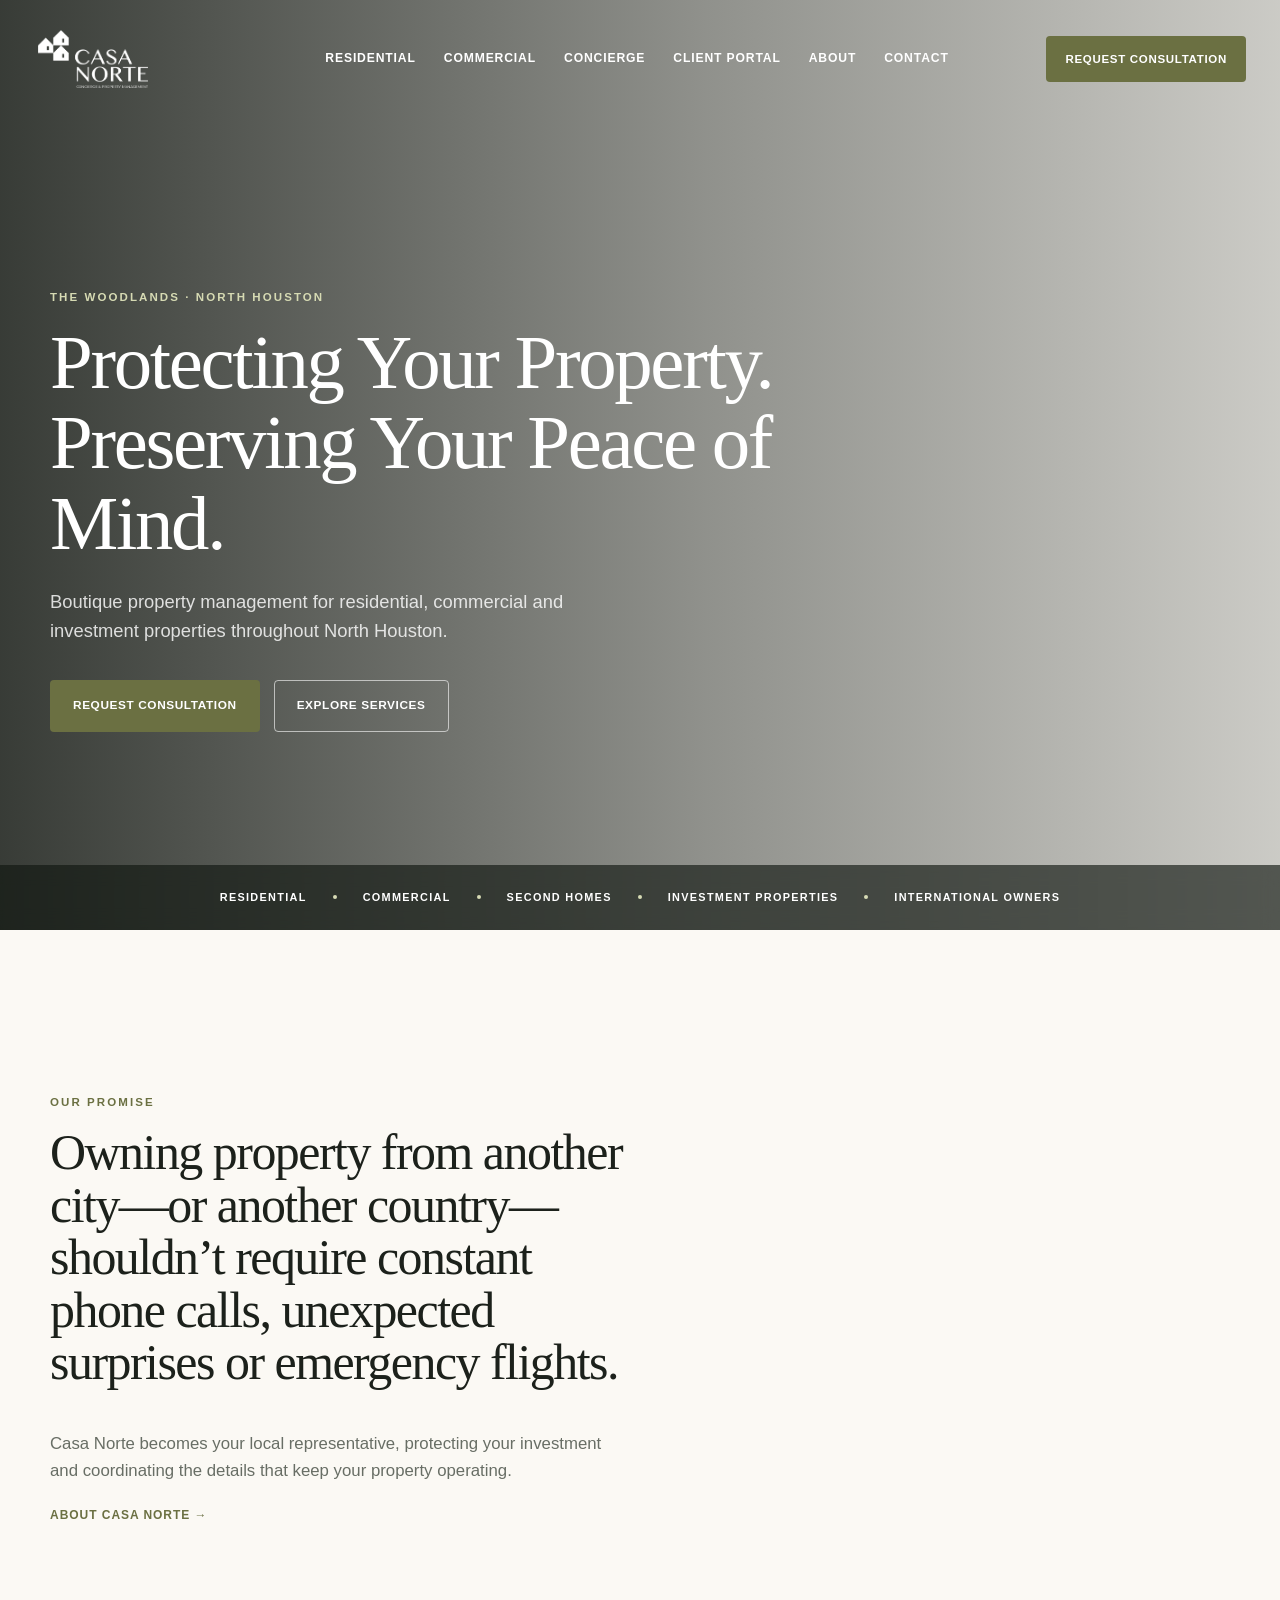
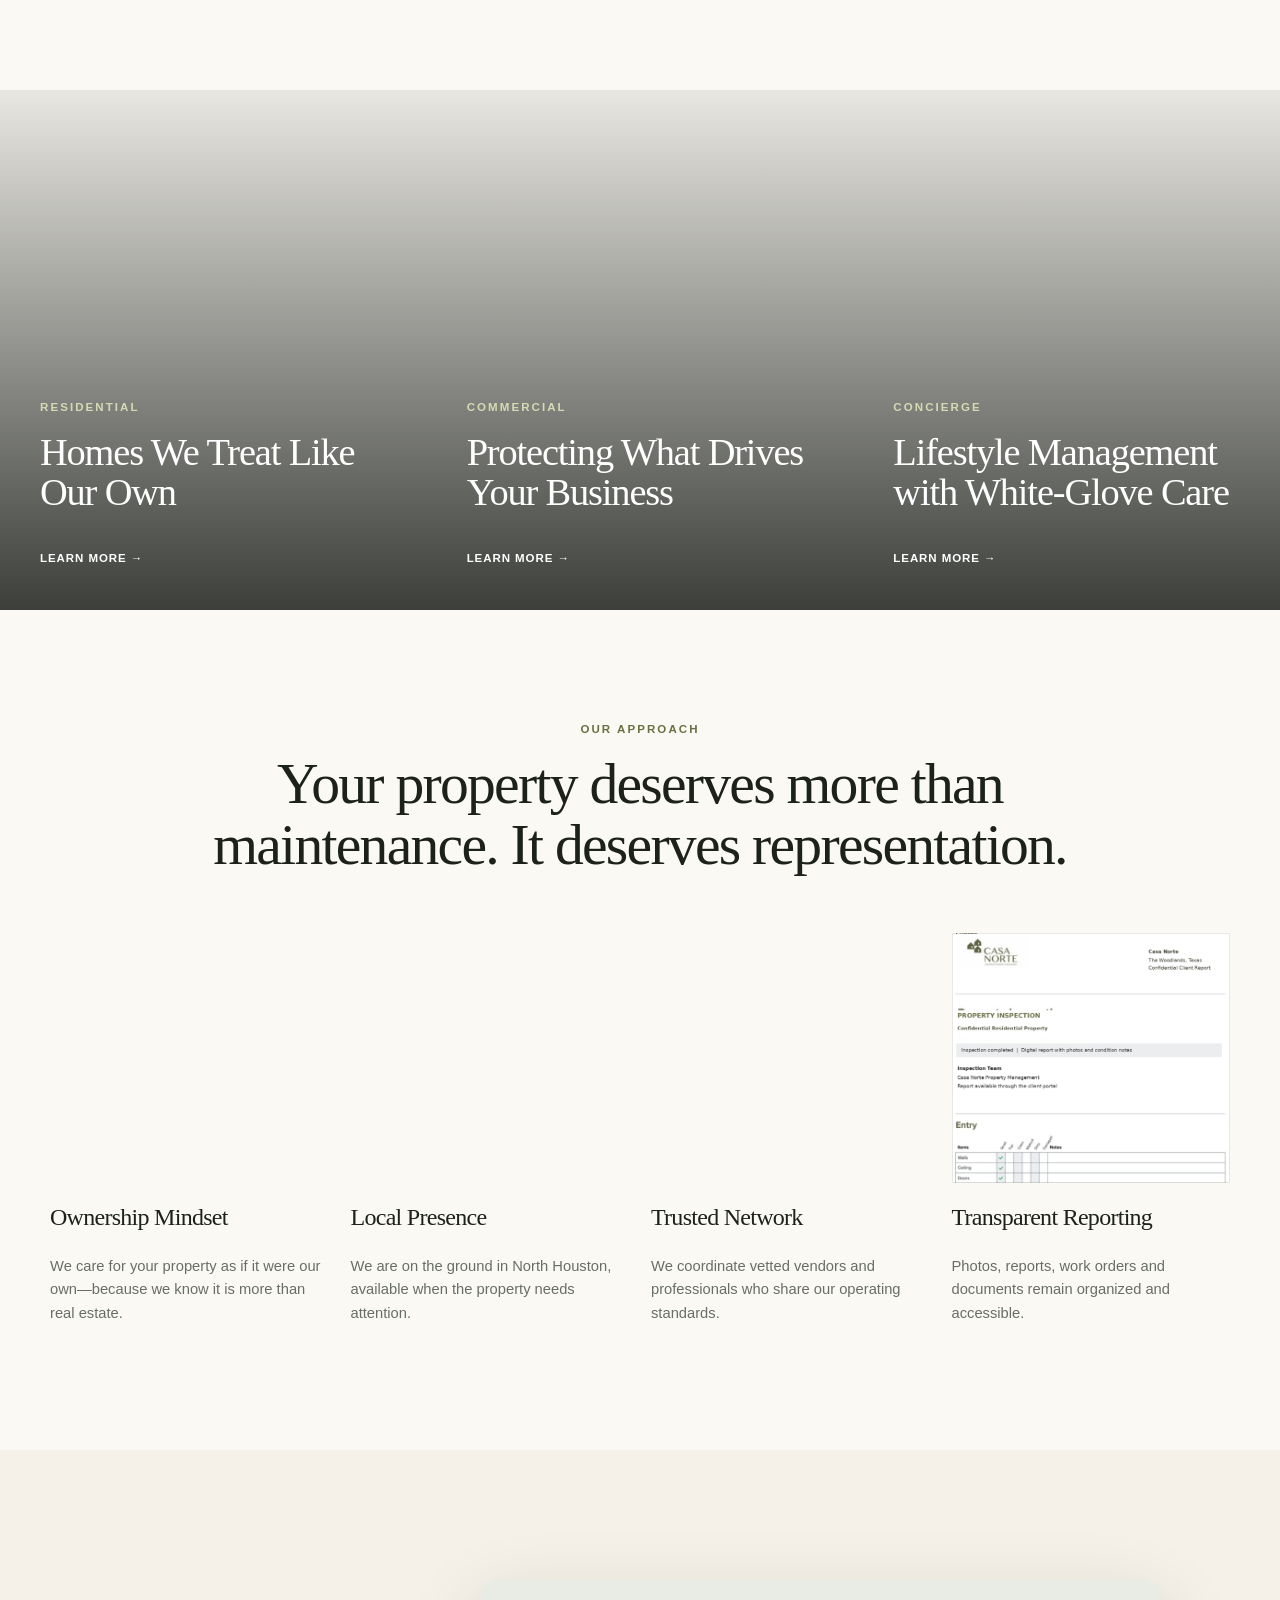
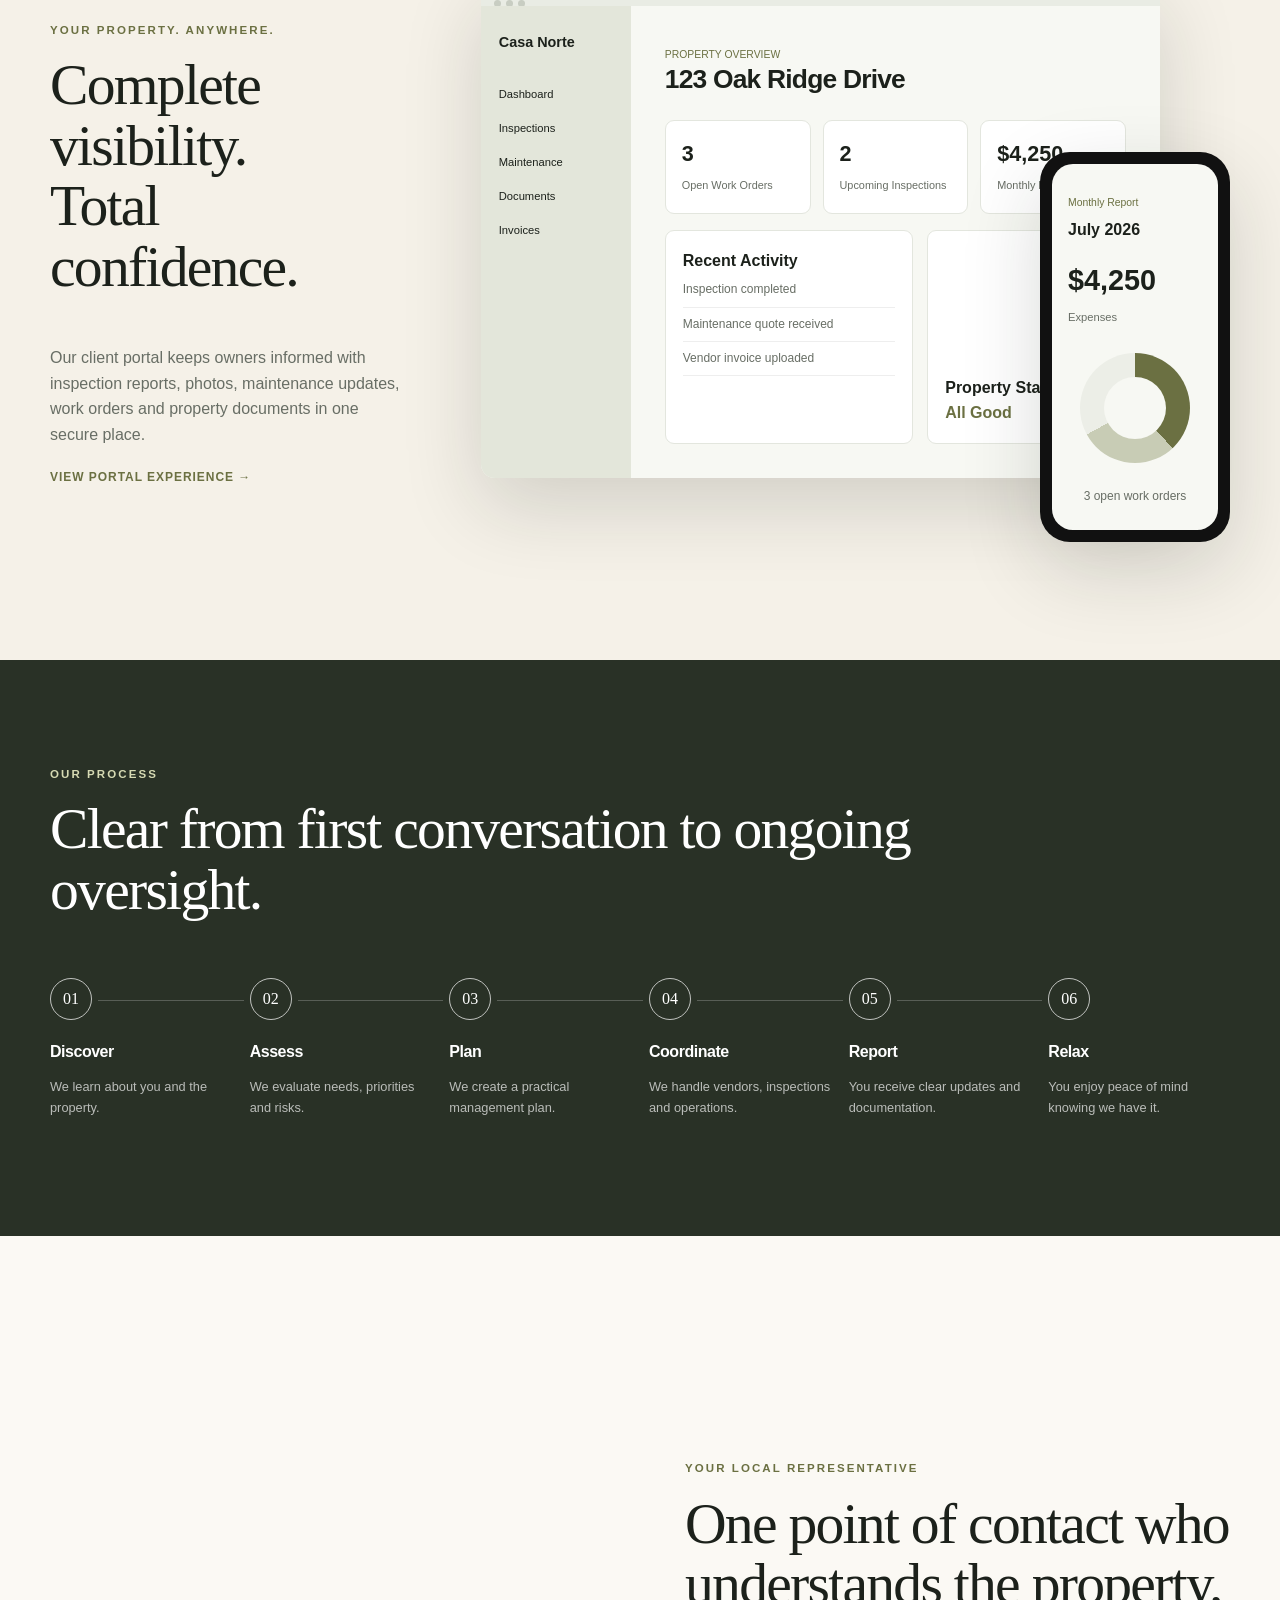
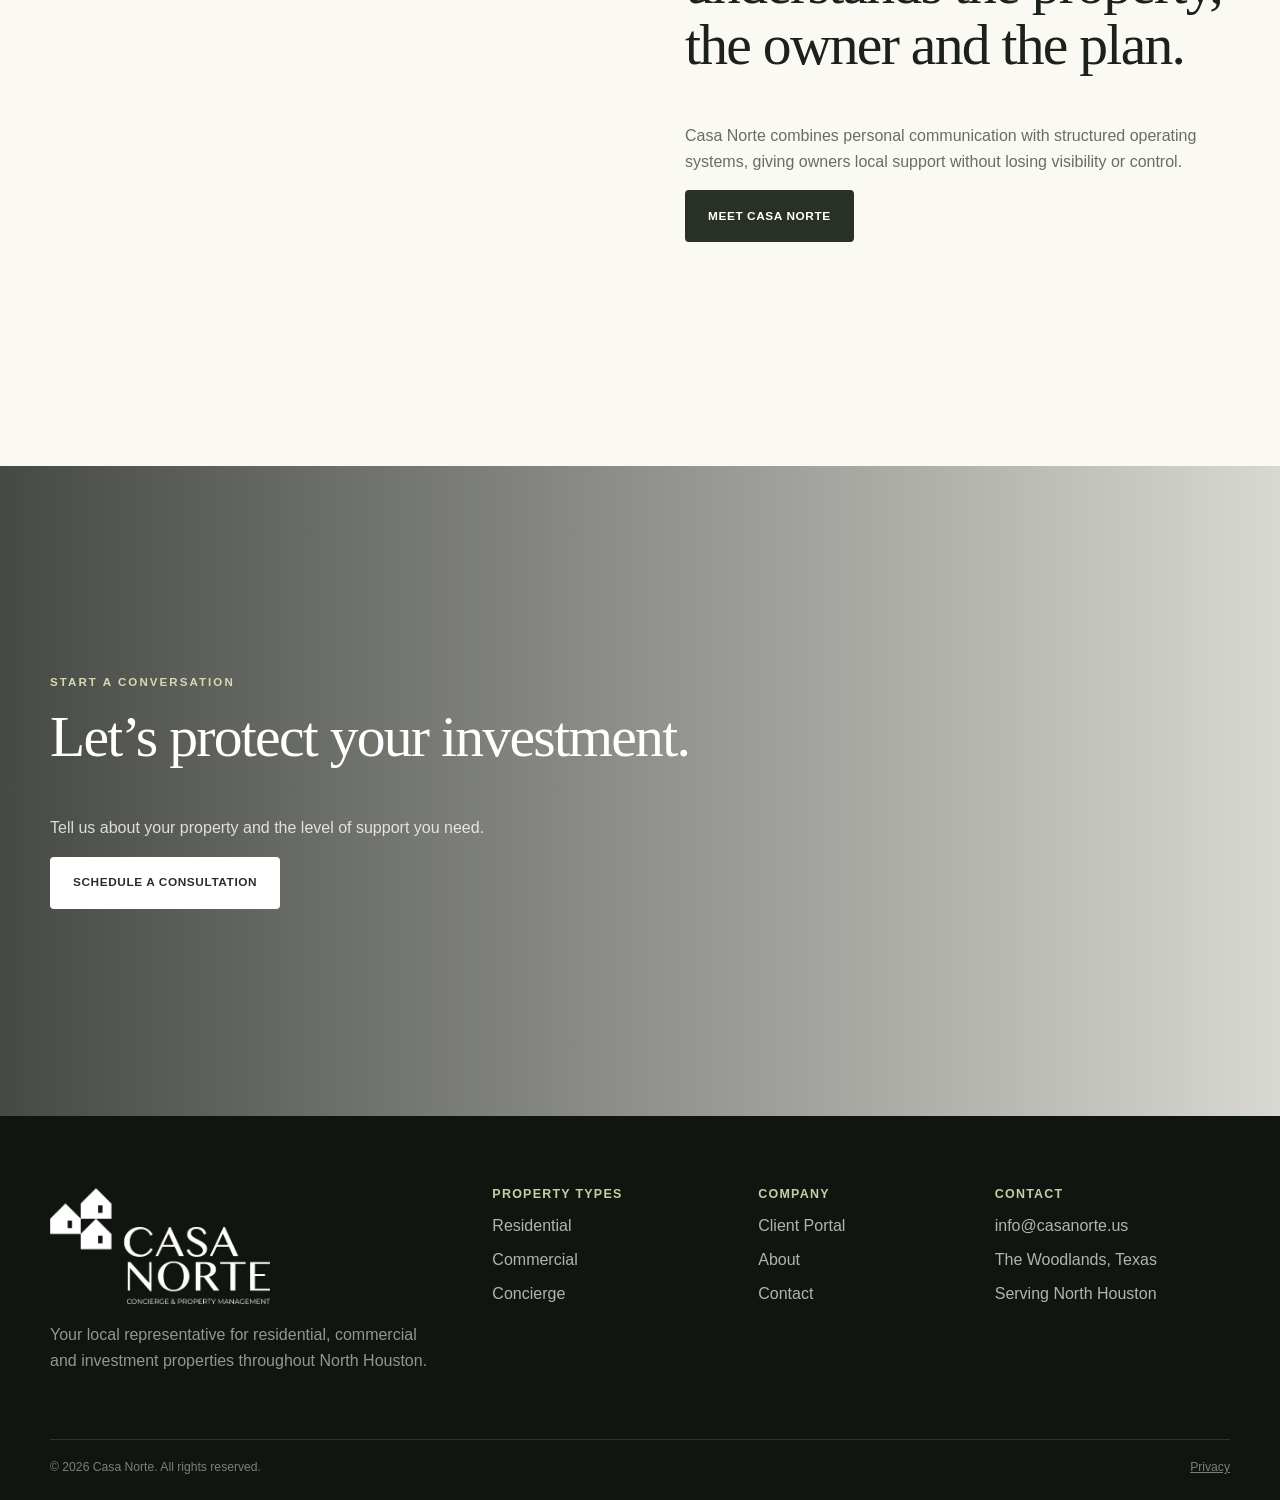
<file: index.html>
<!doctype html><html lang="en"><head><meta charset="utf-8"><meta name="viewport" content="width=device-width,initial-scale=1"><title>Casa Norte | Property Management in The Woodlands & North Houston</title><meta name="description" content="Boutique property management for residential, commercial and investment properties in The Woodlands and North Houston."><link rel="canonical" href="https://www.casanorte.us/"><meta name="theme-color" content="#293126"><link rel="icon" href="assets/images/favicon.png"><link rel="stylesheet" href="assets/css/styles.css"><script type="application/ld+json">{"@context":"https://schema.org","@type":["LocalBusiness","ProfessionalService"],"name":"Casa Norte Concierge & Property Management","url":"https://www.casanorte.us/","email":"info@casanorte.us","areaServed":["The Woodlands, Texas","Spring, Texas","Conroe, Texas","Magnolia, Texas","Tomball, Texas","North Houston, Texas"]}</script></head><body><a class="skip-link" href="#main">Skip to content</a>
<header class="site-header"><div class="nav-shell"><a class="brand" href="index.html"><img src="assets/images/casa-norte-logo.png" alt="Casa Norte"></a><button class="menu-toggle" aria-expanded="false" aria-controls="primary-nav"><span></span><span></span><span></span><span class="sr-only">Open menu</span></button><nav id="primary-nav" class="primary-nav"><a href="residential.html">Residential</a><a href="commercial.html">Commercial</a><a href="concierge.html">Concierge</a><a href="client-portal.html">Client Portal</a><a href="about.html">About</a><a href="contact.html">Contact</a></nav><a class="nav-cta" href="contact.html">Request Consultation</a></div></header>
<main id="main"><section class="hero-home"><div class="hero-image"></div><div class="hero-overlay"></div><div class="hero-content container reveal"><p class="eyebrow light">The Woodlands · North Houston</p><h1>Protecting Your Property.<br>Preserving Your Peace of Mind.</h1><p class="hero-copy">Boutique property management for residential, commercial and investment properties throughout North Houston.</p><div class="button-row"><a class="button button-primary" href="contact.html">Request Consultation</a><a class="button button-ghost" href="#property-types">Explore Services</a></div></div><div class="trust-strip"><span>Residential</span><i></i><span>Commercial</span><i></i><span>Second Homes</span><i></i><span>Investment Properties</span><i></i><span>International Owners</span></div></section>
<section class="section"><div class="container promise-grid"><div class="reveal"><p class="eyebrow">Our Promise</p><h2>Owning property from another city—or another country—shouldn’t require constant phone calls, unexpected surprises or emergency flights.</h2><p class="editorial-copy">Casa Norte becomes your local representative, protecting your investment and coordinating the details that keep your property operating.</p><a class="text-link" href="about.html">About Casa Norte →</a></div><div class="promise-image reveal"></div></div></section>
<section class="property-showcase" id="property-types"><a class="property-panel residential-panel" href="residential.html"><div class="panel-shade"></div><div class="panel-copy reveal"><p class="eyebrow light">Residential</p><h2>Homes We Treat Like Our Own</h2><span>Learn more →</span></div></a><a class="property-panel commercial-panel" href="commercial.html"><div class="panel-shade"></div><div class="panel-copy reveal"><p class="eyebrow light">Commercial</p><h2>Protecting What Drives Your Business</h2><span>Learn more →</span></div></a><a class="property-panel concierge-panel" href="concierge.html"><div class="panel-shade"></div><div class="panel-copy reveal"><p class="eyebrow light">Concierge</p><h2>Lifestyle Management with White-Glove Care</h2><span>Learn more →</span></div></a></section>
<section class="section"><div class="container"><div class="section-heading center reveal"><p class="eyebrow">Our Approach</p><h2>Your property deserves more than maintenance. It deserves representation.</h2></div><div class="approach-grid"><article class="reveal"><div class="approach-image image-ownership"></div><h3>Ownership Mindset</h3><p>We care for your property as if it were our own—because we know it is more than real estate.</p></article><article class="reveal"><div class="approach-image image-local"></div><h3>Local Presence</h3><p>We are on the ground in North Houston, available when the property needs attention.</p></article><article class="reveal"><div class="approach-image image-network"></div><h3>Trusted Network</h3><p>We coordinate vetted vendors and professionals who share our operating standards.</p></article><article class="reveal"><div class="approach-image image-reporting"></div><h3>Transparent Reporting</h3><p>Photos, reports, work orders and documents remain organized and accessible.</p></article></div></div></section>
<section class="portal-section"><div class="container portal-grid"><div class="reveal"><p class="eyebrow">Your Property. Anywhere.</p><h2>Complete visibility.<br>Total confidence.</h2><p>Our client portal keeps owners informed with inspection reports, photos, maintenance updates, work orders and property documents in one secure place.</p><a class="text-link" href="client-portal.html">View Portal Experience →</a></div><div class="portal-stage reveal"><div class="laptop"><div class="laptop-bar"><i></i><i></i><i></i></div><div class="laptop-screen"><aside><strong>Casa Norte</strong><span>Dashboard</span><span>Inspections</span><span>Maintenance</span><span>Documents</span><span>Invoices</span></aside><div class="dashboard"><small>PROPERTY OVERVIEW</small><h3>123 Oak Ridge Drive</h3><div class="dash-cards"><div><b>3</b><span>Open Work Orders</span></div><div><b>2</b><span>Upcoming Inspections</span></div><div><b>$4,250</b><span>Monthly Expenses</span></div></div><div class="dash-lower"><div class="activity-card"><b>Recent Activity</b><span>Inspection completed</span><span>Maintenance quote received</span><span>Vendor invoice uploaded</span></div><div class="property-card-mini"><div class="property-photo-mini"></div><b>Property Status</b><span>All Good</span></div></div></div></div></div><div class="phone"><div class="phone-screen"><small>Monthly Report</small><h4>July 2026</h4><b>$4,250</b><span>Expenses</span><div class="mini-chart"></div><p>3 open work orders</p></div></div></div></div></section>
<section class="process-section"><div class="container"><div class="section-heading reveal"><p class="eyebrow light">Our Process</p><h2>Clear from first conversation to ongoing oversight.</h2></div><ol class="process-grid"><li class="reveal"><span>01</span><h3>Discover</h3><p>We learn about you and the property.</p></li><li class="reveal"><span>02</span><h3>Assess</h3><p>We evaluate needs, priorities and risks.</p></li><li class="reveal"><span>03</span><h3>Plan</h3><p>We create a practical management plan.</p></li><li class="reveal"><span>04</span><h3>Coordinate</h3><p>We handle vendors, inspections and operations.</p></li><li class="reveal"><span>05</span><h3>Report</h3><p>You receive clear updates and documentation.</p></li><li class="reveal"><span>06</span><h3>Relax</h3><p>You enjoy peace of mind knowing we have it.</p></li></ol></div></section>
<section class="section"><div class="container local-grid"><div class="local-photo reveal"></div><div class="reveal"><p class="eyebrow">Your Local Representative</p><h2>One point of contact who understands the property, the owner and the plan.</h2><p>Casa Norte combines personal communication with structured operating systems, giving owners local support without losing visibility or control.</p><a class="button button-dark" href="contact.html">Meet Casa Norte</a></div></div></section>
<section class="final-cta"><div class="final-cta-bg"></div><div class="final-cta-shade"></div><div class="container final-cta-copy reveal"><p class="eyebrow light">Start a Conversation</p><h2>Let’s protect your investment.</h2><p>Tell us about your property and the level of support you need.</p><a class="button button-light" href="contact.html">Schedule a Consultation</a></div></section></main>
<footer class="site-footer"><div class="footer-main container"><div class="footer-brand"><img src="assets/images/casa-norte-logo.png" alt="Casa Norte"><p>Your local representative for residential, commercial and investment properties throughout North Houston.</p></div><div><h3>Property Types</h3><a href="residential.html">Residential</a><a href="commercial.html">Commercial</a><a href="concierge.html">Concierge</a></div><div><h3>Company</h3><a href="client-portal.html">Client Portal</a><a href="about.html">About</a><a href="contact.html">Contact</a></div><div><h3>Contact</h3><a href="mailto:info@casanorte.us">info@casanorte.us</a><span>The Woodlands, Texas</span><span>Serving North Houston</span></div></div><div class="footer-bottom container"><span>© <span id="year"></span> Casa Norte. All rights reserved.</span><a href="privacy.html">Privacy</a></div></footer><script src="assets/js/main.js"></script></body></html>
</file>
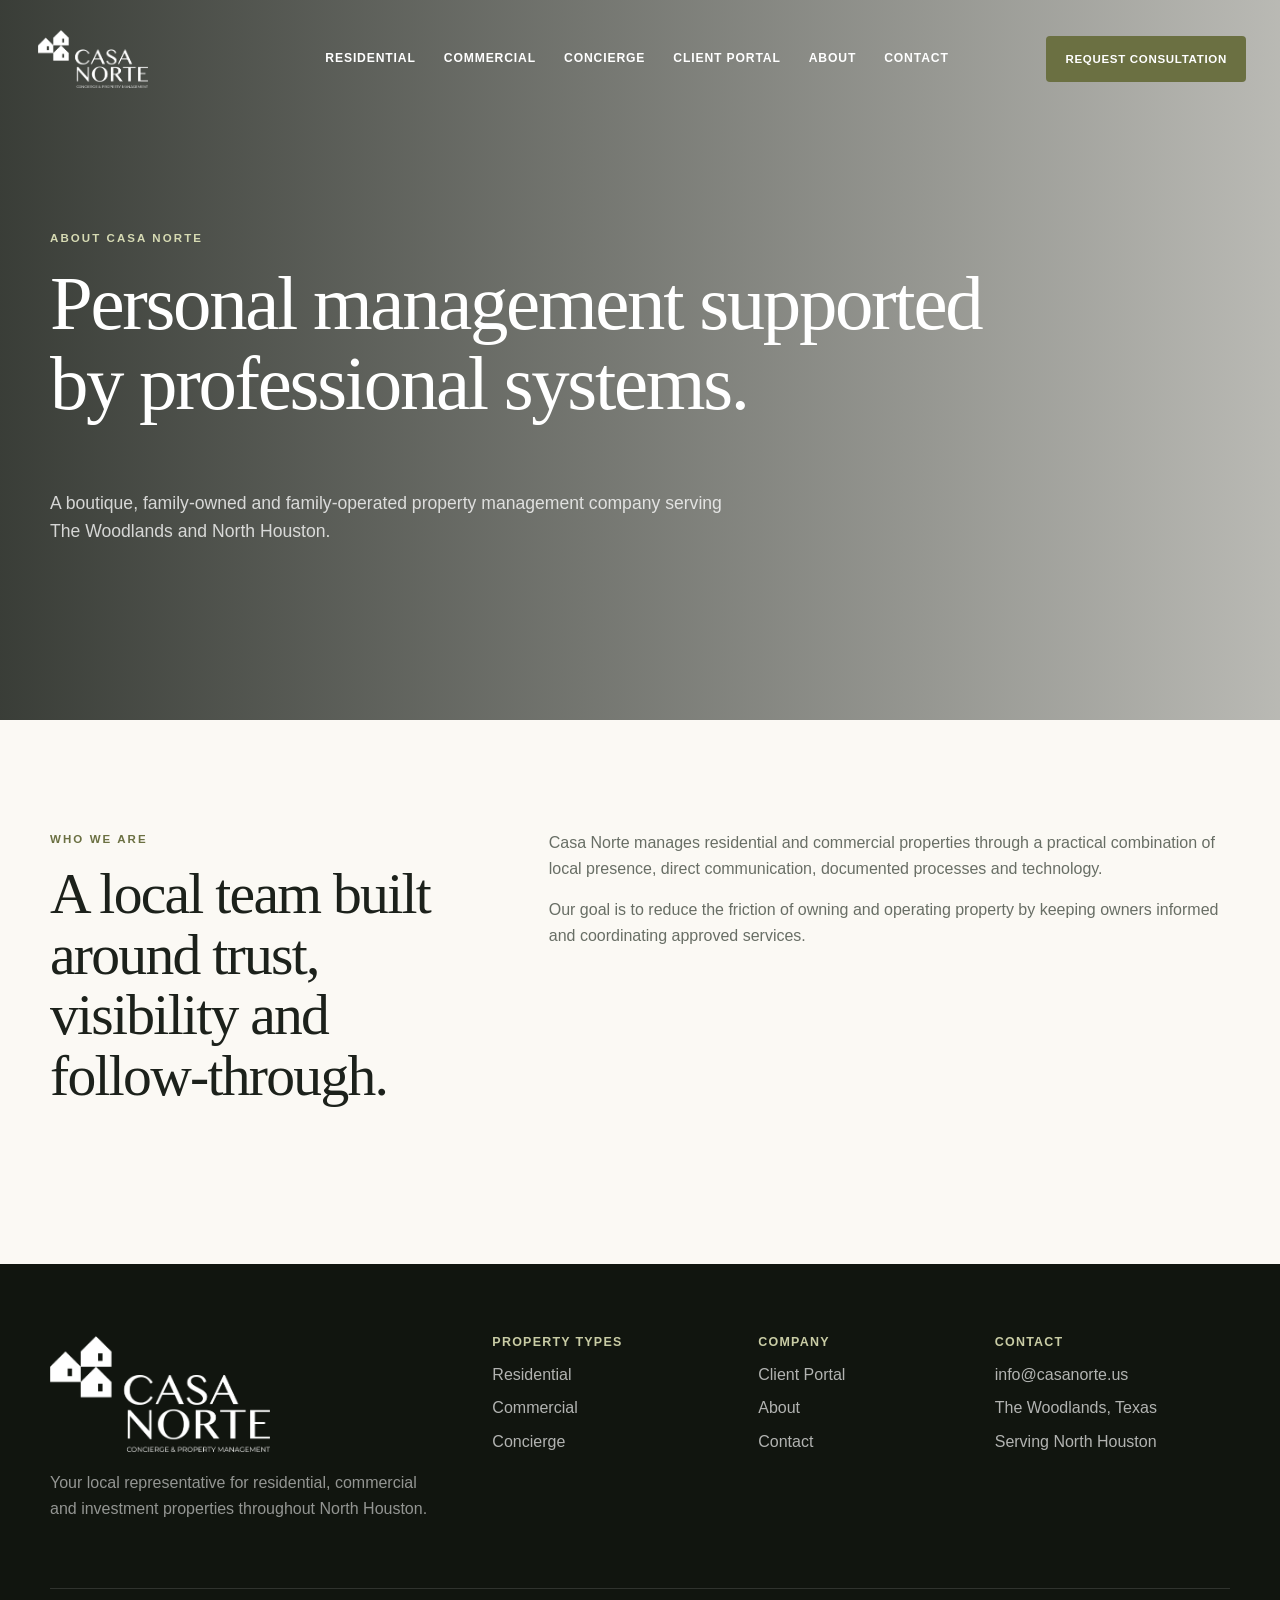
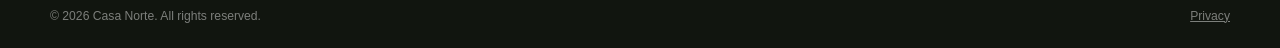
<file: about.html>
<!doctype html><html lang="en"><head><meta charset="utf-8"><meta name="viewport" content="width=device-width,initial-scale=1"><title>About Casa Norte | Boutique Property Management</title><meta name="description" content="Casa Norte is a family-owned property management company serving North Houston."><link rel="stylesheet" href="assets/css/styles.css"><link rel="icon" href="assets/images/favicon.png"></head><body><header class="site-header"><div class="nav-shell"><a class="brand" href="index.html"><img src="assets/images/casa-norte-logo.png" alt="Casa Norte"></a><button class="menu-toggle" aria-expanded="false" aria-controls="primary-nav"><span></span><span></span><span></span><span class="sr-only">Open menu</span></button><nav id="primary-nav" class="primary-nav"><a href="residential.html">Residential</a><a href="commercial.html">Commercial</a><a href="concierge.html">Concierge</a><a href="client-portal.html">Client Portal</a><a href="about.html">About</a><a href="contact.html">Contact</a></nav><a class="nav-cta" href="contact.html">Request Consultation</a></div></header><main><section class="page-hero about-hero"><div class="page-hero-shade"></div><div class="container page-hero-copy reveal"><p class="eyebrow light">About Casa Norte</p><h1>Personal management supported by professional systems.</h1><p>A boutique, family-owned and family-operated property management company serving The Woodlands and North Houston.</p></div></section><section class="section"><div class="container split-content"><div class="reveal"><p class="eyebrow">Who We Are</p><h2>A local team built around trust, visibility and follow-through.</h2></div><div class="reveal"><p>Casa Norte manages residential and commercial properties through a practical combination of local presence, direct communication, documented processes and technology.</p><p>Our goal is to reduce the friction of owning and operating property by keeping owners informed and coordinating approved services.</p></div></div></section></main><footer class="site-footer"><div class="footer-main container"><div class="footer-brand"><img src="assets/images/casa-norte-logo.png" alt="Casa Norte"><p>Your local representative for residential, commercial and investment properties throughout North Houston.</p></div><div><h3>Property Types</h3><a href="residential.html">Residential</a><a href="commercial.html">Commercial</a><a href="concierge.html">Concierge</a></div><div><h3>Company</h3><a href="client-portal.html">Client Portal</a><a href="about.html">About</a><a href="contact.html">Contact</a></div><div><h3>Contact</h3><a href="mailto:info@casanorte.us">info@casanorte.us</a><span>The Woodlands, Texas</span><span>Serving North Houston</span></div></div><div class="footer-bottom container"><span>© <span id="year"></span> Casa Norte. All rights reserved.</span><a href="privacy.html">Privacy</a></div></footer><script src="assets/js/main.js"></script></body></html>
</file>
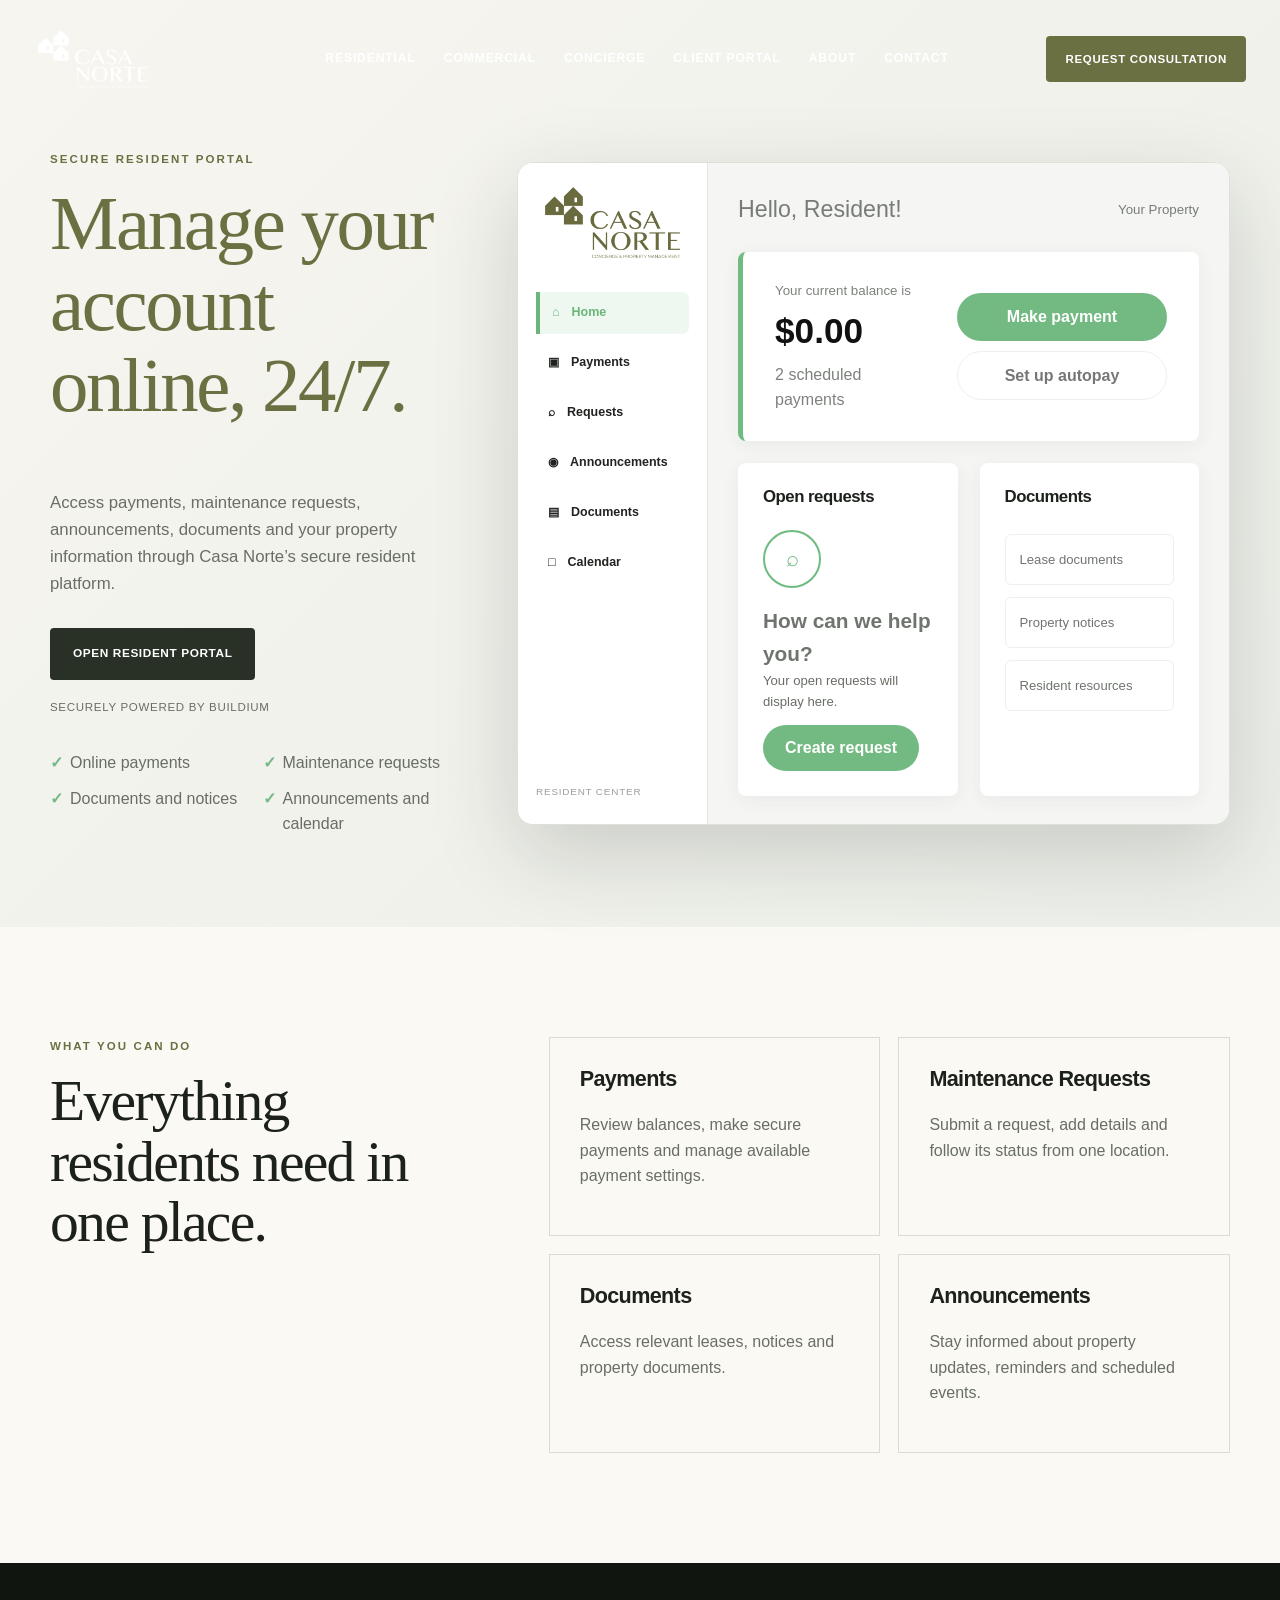
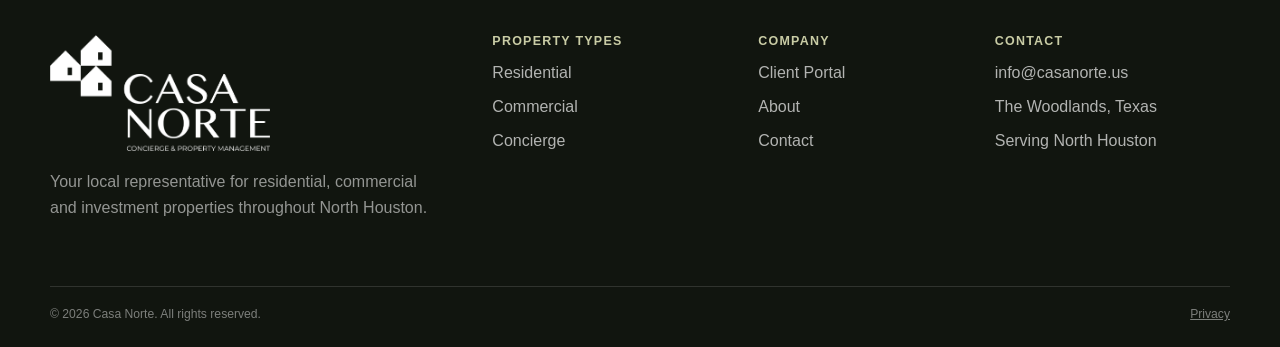
<file: client-portal.html>
<!doctype html><html lang="en"><head><meta charset="utf-8"><meta name="viewport" content="width=device-width,initial-scale=1"><title>Resident Portal | Casa Norte</title><meta name="description" content="Access the secure Casa Norte Resident Portal for payments, maintenance requests, documents and announcements."><link rel="stylesheet" href="assets/css/styles.css"><link rel="icon" href="assets/images/favicon.png"></head><body><header class="site-header"><div class="nav-shell"><a class="brand" href="index.html"><img src="assets/images/casa-norte-logo.png" alt="Casa Norte"></a><button class="menu-toggle" aria-expanded="false" aria-controls="primary-nav"><span></span><span></span><span></span><span class="sr-only">Open menu</span></button><nav id="primary-nav" class="primary-nav"><a href="residential.html">Residential</a><a href="commercial.html">Commercial</a><a href="concierge.html">Concierge</a><a href="client-portal.html">Client Portal</a><a href="about.html">About</a><a href="contact.html">Contact</a></nav><a class="nav-cta" href="contact.html">Request Consultation</a></div></header><main><section class="resident-portal-hero"><div class="container resident-portal-grid"><div class="resident-portal-copy reveal"><p class="eyebrow">Secure Resident Portal</p><h1>Manage your account online, 24/7.</h1><p>Access payments, maintenance requests, announcements, documents and your property information through Casa Norte’s secure resident platform.</p><div class="portal-action-row"><a class="button button-dark" href="https://casa-norte.managebuilding.com/Resident/portal/" target="_blank" rel="noopener">Open Resident Portal</a><span>Securely powered by Buildium</span></div><ul class="portal-benefits"><li>Online payments</li><li>Maintenance requests</li><li>Documents and notices</li><li>Announcements and calendar</li></ul></div><div class="buildium-preview reveal" aria-label="Casa Norte resident portal preview"><div class="bp-shell"><aside class="bp-sidebar"><img src="assets/images/casa-norte-logo.png" alt="Casa Norte"><a class="active">⌂ <span>Home</span></a><a>▣ <span>Payments</span></a><a>⌕ <span>Requests</span></a><a>◉ <span>Announcements</span></a><a>▤ <span>Documents</span></a><a>□ <span>Calendar</span></a><small>Resident Center</small></aside><div class="bp-main"><div class="bp-top"><span>Hello, Resident!</span><small>Your Property</small></div><div class="bp-balance"><div><small>Your current balance is</small><strong>$0.00</strong><span>2 scheduled payments</span></div><div><button>Make payment</button><button class="secondary">Set up autopay</button></div></div><div class="bp-cards"><div class="bp-card"><h3>Open requests</h3><div class="request-icon">⌕</div><strong>How can we help you?</strong><p>Your open requests will display here.</p><button>Create request</button></div><div class="bp-card"><h3>Documents</h3><div class="doc-list"><span>Lease documents</span><span>Property notices</span><span>Resident resources</span></div></div></div></div></div></div></div></section><section class="section portal-explainer"><div class="container split-content"><div class="reveal"><p class="eyebrow">What You Can Do</p><h2>Everything residents need in one place.</h2></div><div class="service-card-grid two"><article class="reveal"><h3>Payments</h3><p>Review balances, make secure payments and manage available payment settings.</p></article><article class="reveal"><h3>Maintenance Requests</h3><p>Submit a request, add details and follow its status from one location.</p></article><article class="reveal"><h3>Documents</h3><p>Access relevant leases, notices and property documents.</p></article><article class="reveal"><h3>Announcements</h3><p>Stay informed about property updates, reminders and scheduled events.</p></article></div></div></section></main><footer class="site-footer"><div class="footer-main container"><div class="footer-brand"><img src="assets/images/casa-norte-logo.png" alt="Casa Norte"><p>Your local representative for residential, commercial and investment properties throughout North Houston.</p></div><div><h3>Property Types</h3><a href="residential.html">Residential</a><a href="commercial.html">Commercial</a><a href="concierge.html">Concierge</a></div><div><h3>Company</h3><a href="client-portal.html">Client Portal</a><a href="about.html">About</a><a href="contact.html">Contact</a></div><div><h3>Contact</h3><a href="mailto:info@casanorte.us">info@casanorte.us</a><span>The Woodlands, Texas</span><span>Serving North Houston</span></div></div><div class="footer-bottom container"><span>© <span id="year"></span> Casa Norte. All rights reserved.</span><a href="privacy.html">Privacy</a></div></footer><script src="assets/js/main.js"></script></body></html>
</file>
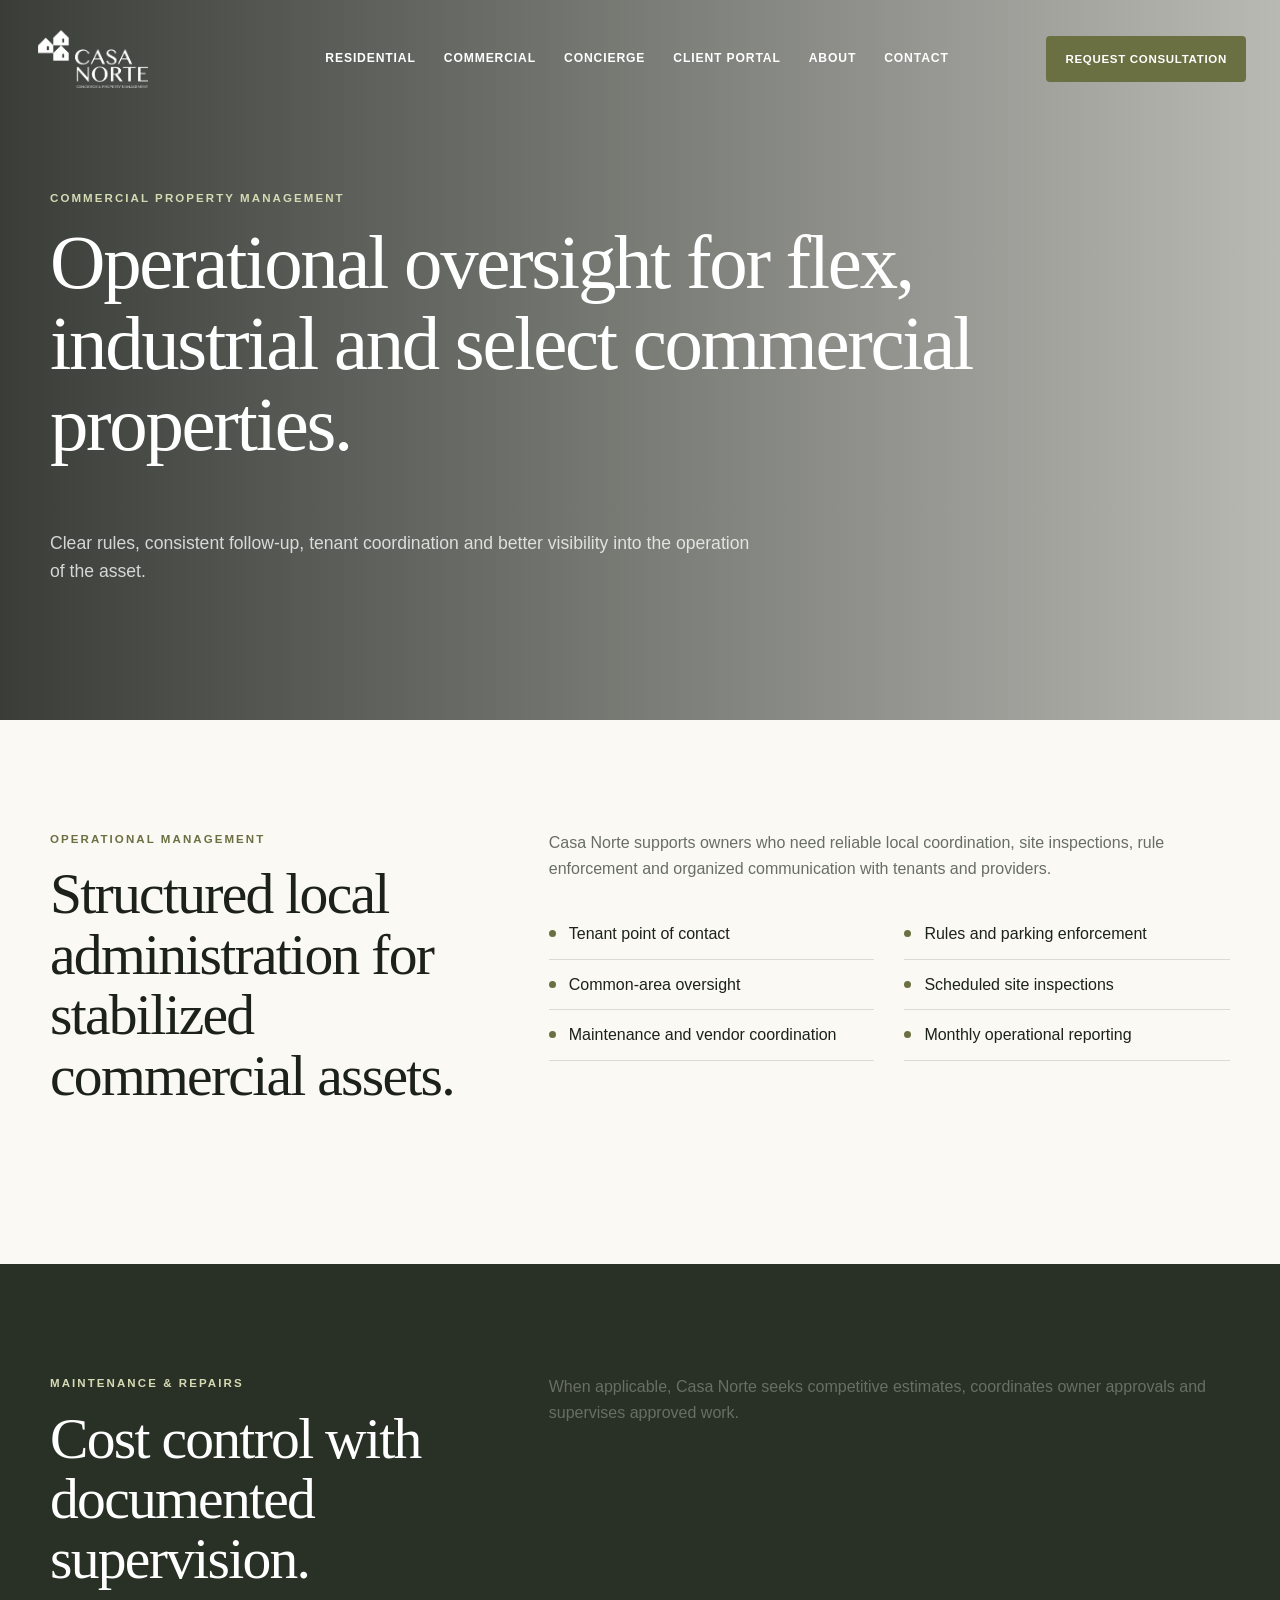
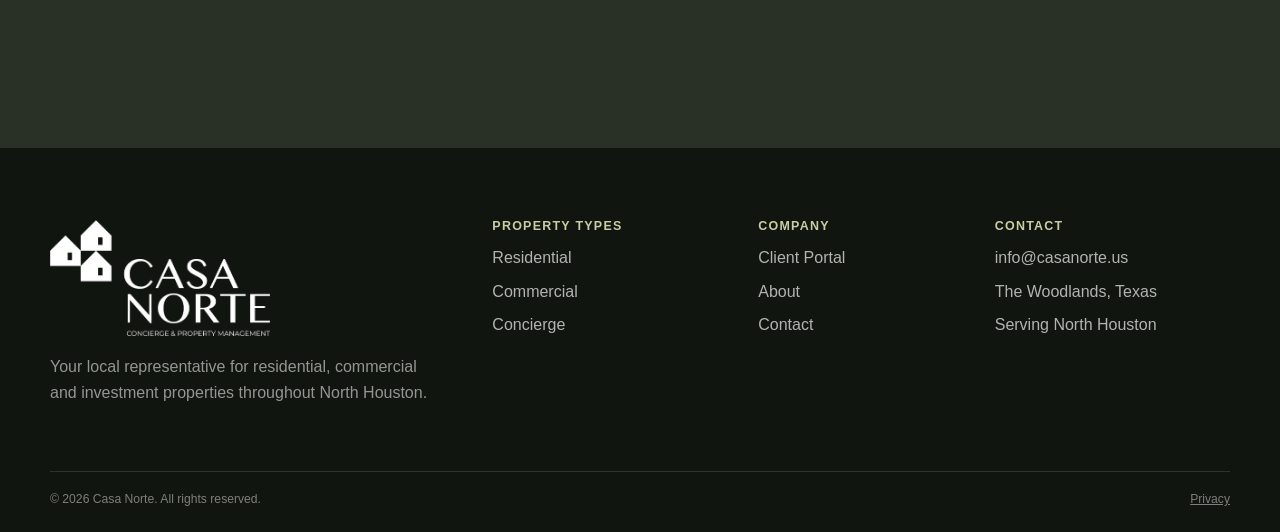
<file: commercial.html>
<!doctype html><html lang="en"><head><meta charset="utf-8"><meta name="viewport" content="width=device-width,initial-scale=1"><title>Commercial Property Management | Casa Norte</title><meta name="description" content="Operational property management for flex, industrial and commercial properties in North Houston."><link rel="stylesheet" href="assets/css/styles.css"><link rel="icon" href="assets/images/favicon.png"></head><body><header class="site-header"><div class="nav-shell"><a class="brand" href="index.html"><img src="assets/images/casa-norte-logo.png" alt="Casa Norte"></a><button class="menu-toggle" aria-expanded="false" aria-controls="primary-nav"><span></span><span></span><span></span><span class="sr-only">Open menu</span></button><nav id="primary-nav" class="primary-nav"><a href="residential.html">Residential</a><a href="commercial.html">Commercial</a><a href="concierge.html">Concierge</a><a href="client-portal.html">Client Portal</a><a href="about.html">About</a><a href="contact.html">Contact</a></nav><a class="nav-cta" href="contact.html">Request Consultation</a></div></header><main><section class="page-hero commercial-hero"><div class="page-hero-shade"></div><div class="container page-hero-copy reveal"><p class="eyebrow light">Commercial Property Management</p><h1>Operational oversight for flex, industrial and select commercial properties.</h1><p>Clear rules, consistent follow-up, tenant coordination and better visibility into the operation of the asset.</p></div></section><section class="section"><div class="container split-content"><div class="reveal"><p class="eyebrow">Operational Management</p><h2>Structured local administration for stabilized commercial assets.</h2></div><div class="reveal"><p>Casa Norte supports owners who need reliable local coordination, site inspections, rule enforcement and organized communication with tenants and providers.</p><ul class="feature-list"><li>Tenant point of contact</li><li>Rules and parking enforcement</li><li>Common-area oversight</li><li>Scheduled site inspections</li><li>Maintenance and vendor coordination</li><li>Monthly operational reporting</li></ul></div></div></section><section class="section section-dark"><div class="container split-content"><div class="reveal"><p class="eyebrow light">Maintenance & Repairs</p><h2>Cost control with documented supervision.</h2></div><div class="reveal"><p>When applicable, Casa Norte seeks competitive estimates, coordinates owner approvals and supervises approved work.</p></div></div></section></main><footer class="site-footer"><div class="footer-main container"><div class="footer-brand"><img src="assets/images/casa-norte-logo.png" alt="Casa Norte"><p>Your local representative for residential, commercial and investment properties throughout North Houston.</p></div><div><h3>Property Types</h3><a href="residential.html">Residential</a><a href="commercial.html">Commercial</a><a href="concierge.html">Concierge</a></div><div><h3>Company</h3><a href="client-portal.html">Client Portal</a><a href="about.html">About</a><a href="contact.html">Contact</a></div><div><h3>Contact</h3><a href="mailto:info@casanorte.us">info@casanorte.us</a><span>The Woodlands, Texas</span><span>Serving North Houston</span></div></div><div class="footer-bottom container"><span>© <span id="year"></span> Casa Norte. All rights reserved.</span><a href="privacy.html">Privacy</a></div></footer><script src="assets/js/main.js"></script></body></html>
</file>
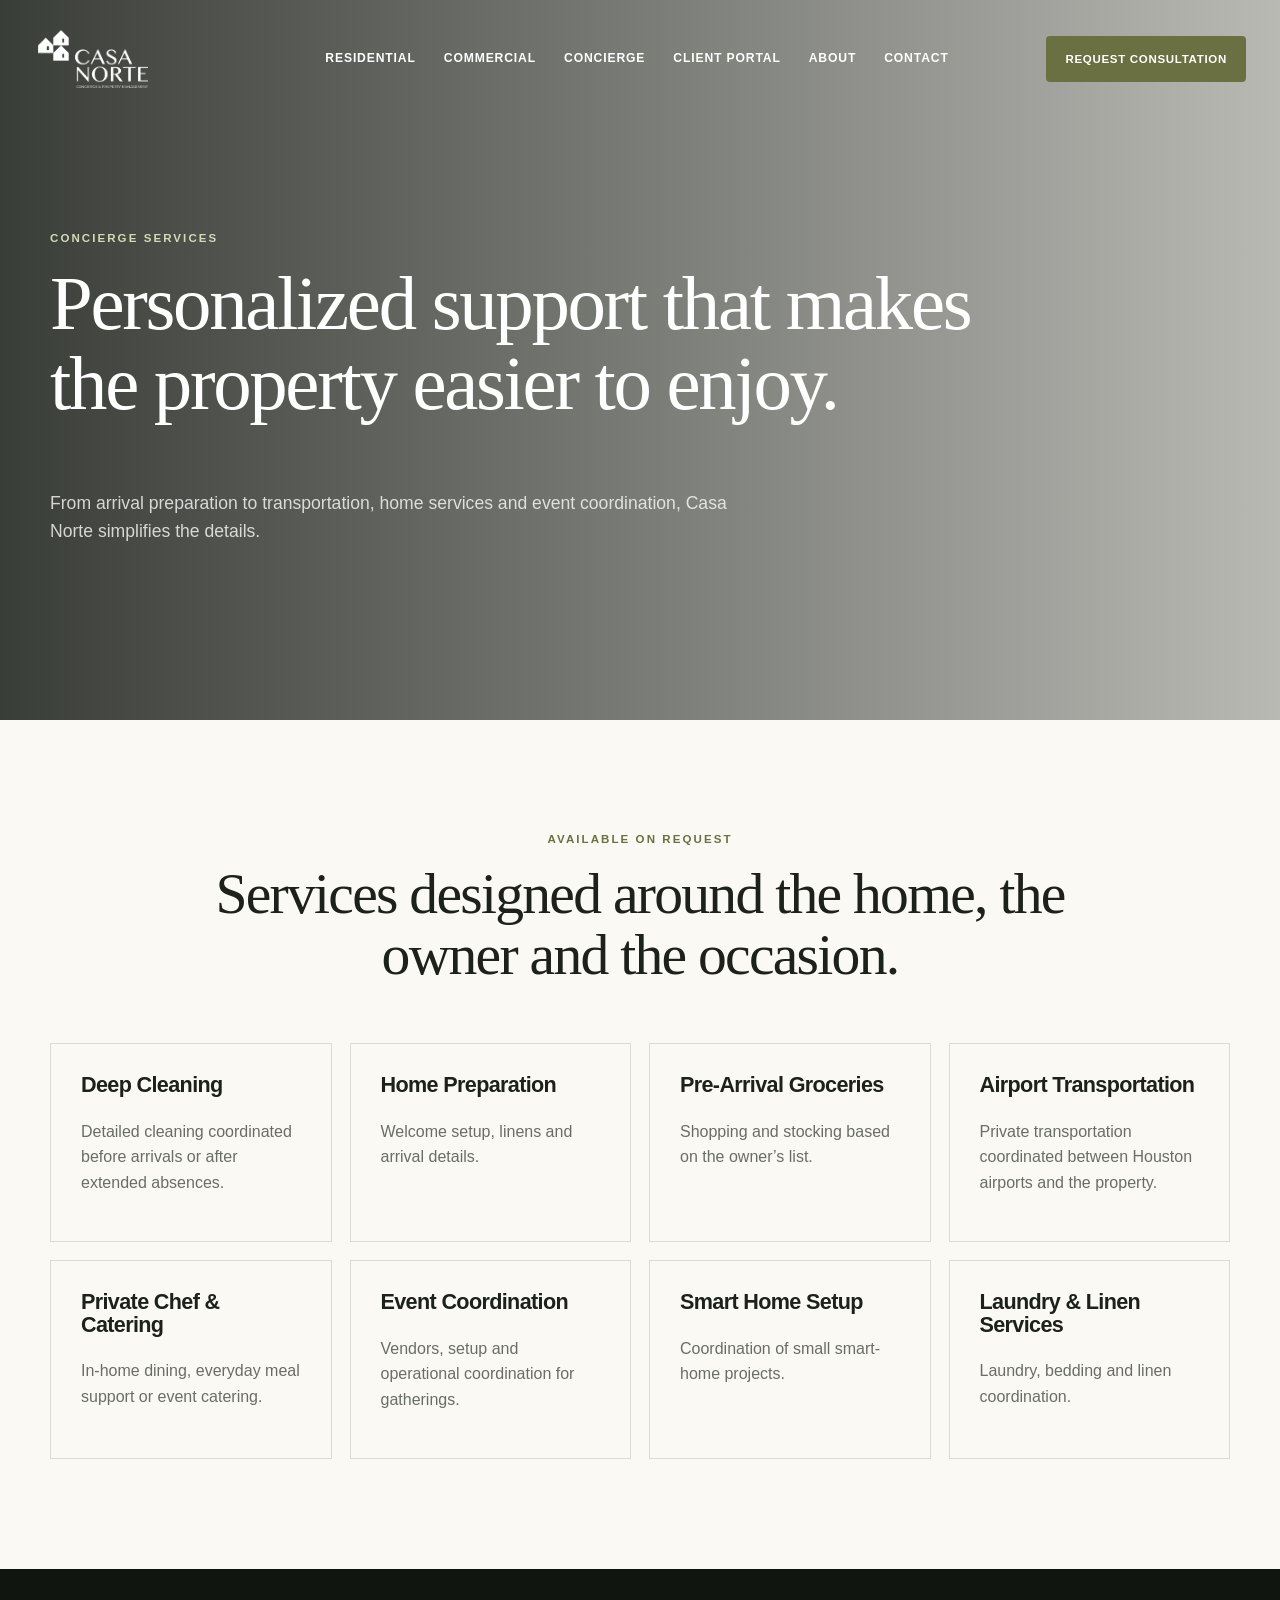
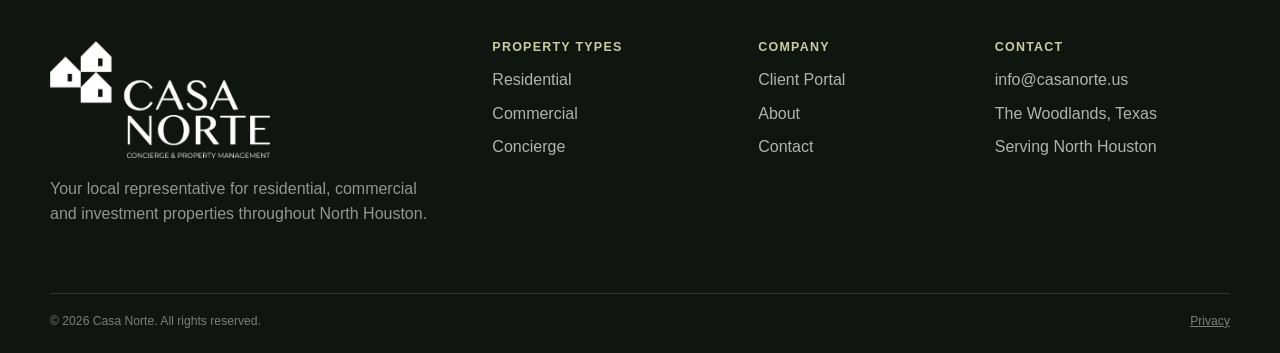
<file: concierge.html>
<!doctype html><html lang="en"><head><meta charset="utf-8"><meta name="viewport" content="width=device-width,initial-scale=1"><title>Concierge Services | Casa Norte</title><meta name="description" content="Property concierge services for owners in North Houston."><link rel="stylesheet" href="assets/css/styles.css"><link rel="icon" href="assets/images/favicon.png"></head><body><header class="site-header"><div class="nav-shell"><a class="brand" href="index.html"><img src="assets/images/casa-norte-logo.png" alt="Casa Norte"></a><button class="menu-toggle" aria-expanded="false" aria-controls="primary-nav"><span></span><span></span><span></span><span class="sr-only">Open menu</span></button><nav id="primary-nav" class="primary-nav"><a href="residential.html">Residential</a><a href="commercial.html">Commercial</a><a href="concierge.html">Concierge</a><a href="client-portal.html">Client Portal</a><a href="about.html">About</a><a href="contact.html">Contact</a></nav><a class="nav-cta" href="contact.html">Request Consultation</a></div></header><main><section class="page-hero concierge-hero"><div class="page-hero-shade"></div><div class="container page-hero-copy reveal"><p class="eyebrow light">Concierge Services</p><h1>Personalized support that makes the property easier to enjoy.</h1><p>From arrival preparation to transportation, home services and event coordination, Casa Norte simplifies the details.</p></div></section><section class="section"><div class="container"><div class="section-heading center reveal"><p class="eyebrow">Available On Request</p><h2>Services designed around the home, the owner and the occasion.</h2></div><div class="service-card-grid"><article class="reveal"><h3>Deep Cleaning</h3><p>Detailed cleaning coordinated before arrivals or after extended absences.</p></article><article class="reveal"><h3>Home Preparation</h3><p>Welcome setup, linens and arrival details.</p></article><article class="reveal"><h3>Pre-Arrival Groceries</h3><p>Shopping and stocking based on the owner’s list.</p></article><article class="reveal"><h3>Airport Transportation</h3><p>Private transportation coordinated between Houston airports and the property.</p></article><article class="reveal"><h3>Private Chef & Catering</h3><p>In-home dining, everyday meal support or event catering.</p></article><article class="reveal"><h3>Event Coordination</h3><p>Vendors, setup and operational coordination for gatherings.</p></article><article class="reveal"><h3>Smart Home Setup</h3><p>Coordination of small smart-home projects.</p></article><article class="reveal"><h3>Laundry & Linen Services</h3><p>Laundry, bedding and linen coordination.</p></article></div></div></section></main><footer class="site-footer"><div class="footer-main container"><div class="footer-brand"><img src="assets/images/casa-norte-logo.png" alt="Casa Norte"><p>Your local representative for residential, commercial and investment properties throughout North Houston.</p></div><div><h3>Property Types</h3><a href="residential.html">Residential</a><a href="commercial.html">Commercial</a><a href="concierge.html">Concierge</a></div><div><h3>Company</h3><a href="client-portal.html">Client Portal</a><a href="about.html">About</a><a href="contact.html">Contact</a></div><div><h3>Contact</h3><a href="mailto:info@casanorte.us">info@casanorte.us</a><span>The Woodlands, Texas</span><span>Serving North Houston</span></div></div><div class="footer-bottom container"><span>© <span id="year"></span> Casa Norte. All rights reserved.</span><a href="privacy.html">Privacy</a></div></footer><script src="assets/js/main.js"></script></body></html>
</file>
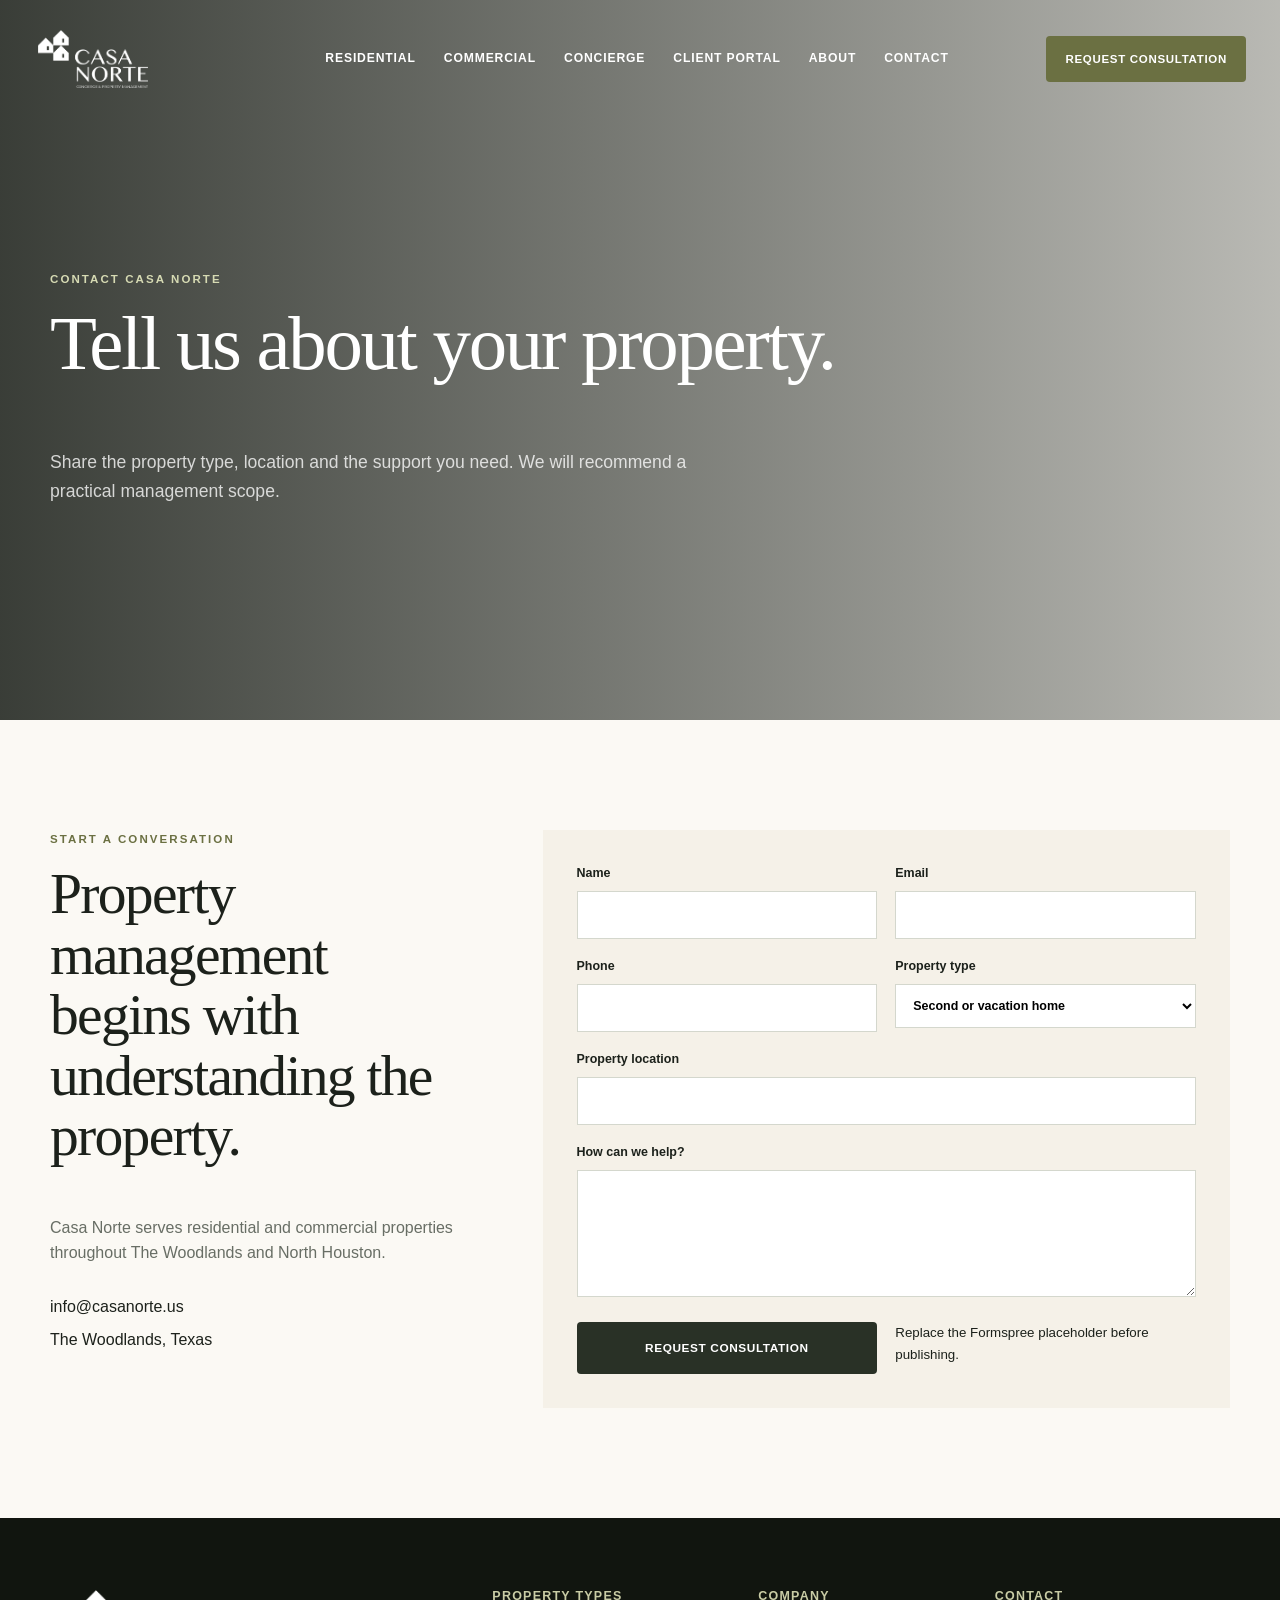
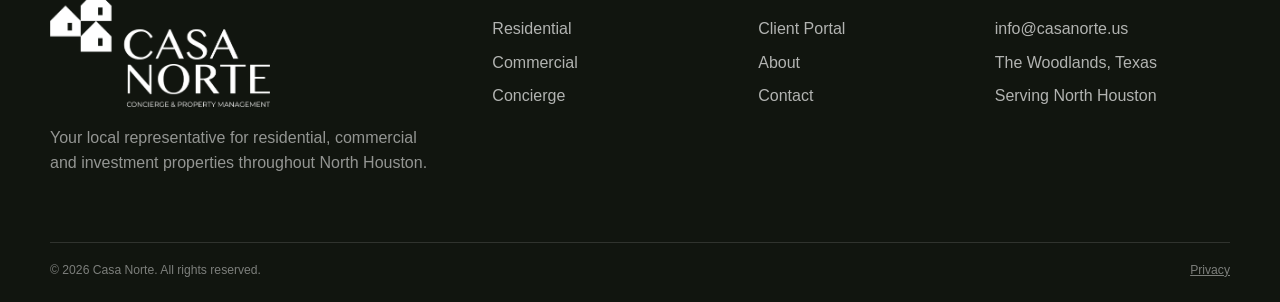
<file: contact.html>
<!doctype html><html lang="en"><head><meta charset="utf-8"><meta name="viewport" content="width=device-width,initial-scale=1"><title>Contact Casa Norte | Property Management</title><meta name="description" content="Contact Casa Norte to discuss property management in North Houston."><link rel="stylesheet" href="assets/css/styles.css"><link rel="icon" href="assets/images/favicon.png"></head><body><header class="site-header"><div class="nav-shell"><a class="brand" href="index.html"><img src="assets/images/casa-norte-logo.png" alt="Casa Norte"></a><button class="menu-toggle" aria-expanded="false" aria-controls="primary-nav"><span></span><span></span><span></span><span class="sr-only">Open menu</span></button><nav id="primary-nav" class="primary-nav"><a href="residential.html">Residential</a><a href="commercial.html">Commercial</a><a href="concierge.html">Concierge</a><a href="client-portal.html">Client Portal</a><a href="about.html">About</a><a href="contact.html">Contact</a></nav><a class="nav-cta" href="contact.html">Request Consultation</a></div></header><main><section class="page-hero contact-hero"><div class="page-hero-shade"></div><div class="container page-hero-copy reveal"><p class="eyebrow light">Contact Casa Norte</p><h1>Tell us about your property.</h1><p>Share the property type, location and the support you need. We will recommend a practical management scope.</p></div></section><section class="section"><div class="container contact-grid"><div class="reveal"><p class="eyebrow">Start a Conversation</p><h2>Property management begins with understanding the property.</h2><p>Casa Norte serves residential and commercial properties throughout The Woodlands and North Houston.</p><div class="contact-details"><a href="mailto:info@casanorte.us">info@casanorte.us</a><span>The Woodlands, Texas</span></div></div><form class="contact-form reveal" action="https://formspree.io/f/REPLACE_WITH_FORM_ID" method="post"><label>Name<input type="text" name="name" required></label><label>Email<input type="email" name="email" required></label><label>Phone<input type="tel" name="phone"></label><label>Property type<select name="property_type"><option>Second or vacation home</option><option>Long-term rental</option><option>Short-term rental</option><option>Commercial property</option><option>Other</option></select></label><label class="full">Property location<input type="text" name="location"></label><label class="full">How can we help?<textarea name="message" rows="5" required></textarea></label><button class="button button-dark" type="submit">Request Consultation</button><small>Replace the Formspree placeholder before publishing.</small></form></div></section></main><footer class="site-footer"><div class="footer-main container"><div class="footer-brand"><img src="assets/images/casa-norte-logo.png" alt="Casa Norte"><p>Your local representative for residential, commercial and investment properties throughout North Houston.</p></div><div><h3>Property Types</h3><a href="residential.html">Residential</a><a href="commercial.html">Commercial</a><a href="concierge.html">Concierge</a></div><div><h3>Company</h3><a href="client-portal.html">Client Portal</a><a href="about.html">About</a><a href="contact.html">Contact</a></div><div><h3>Contact</h3><a href="mailto:info@casanorte.us">info@casanorte.us</a><span>The Woodlands, Texas</span><span>Serving North Houston</span></div></div><div class="footer-bottom container"><span>© <span id="year"></span> Casa Norte. All rights reserved.</span><a href="privacy.html">Privacy</a></div></footer><script src="assets/js/main.js"></script></body></html>
</file>
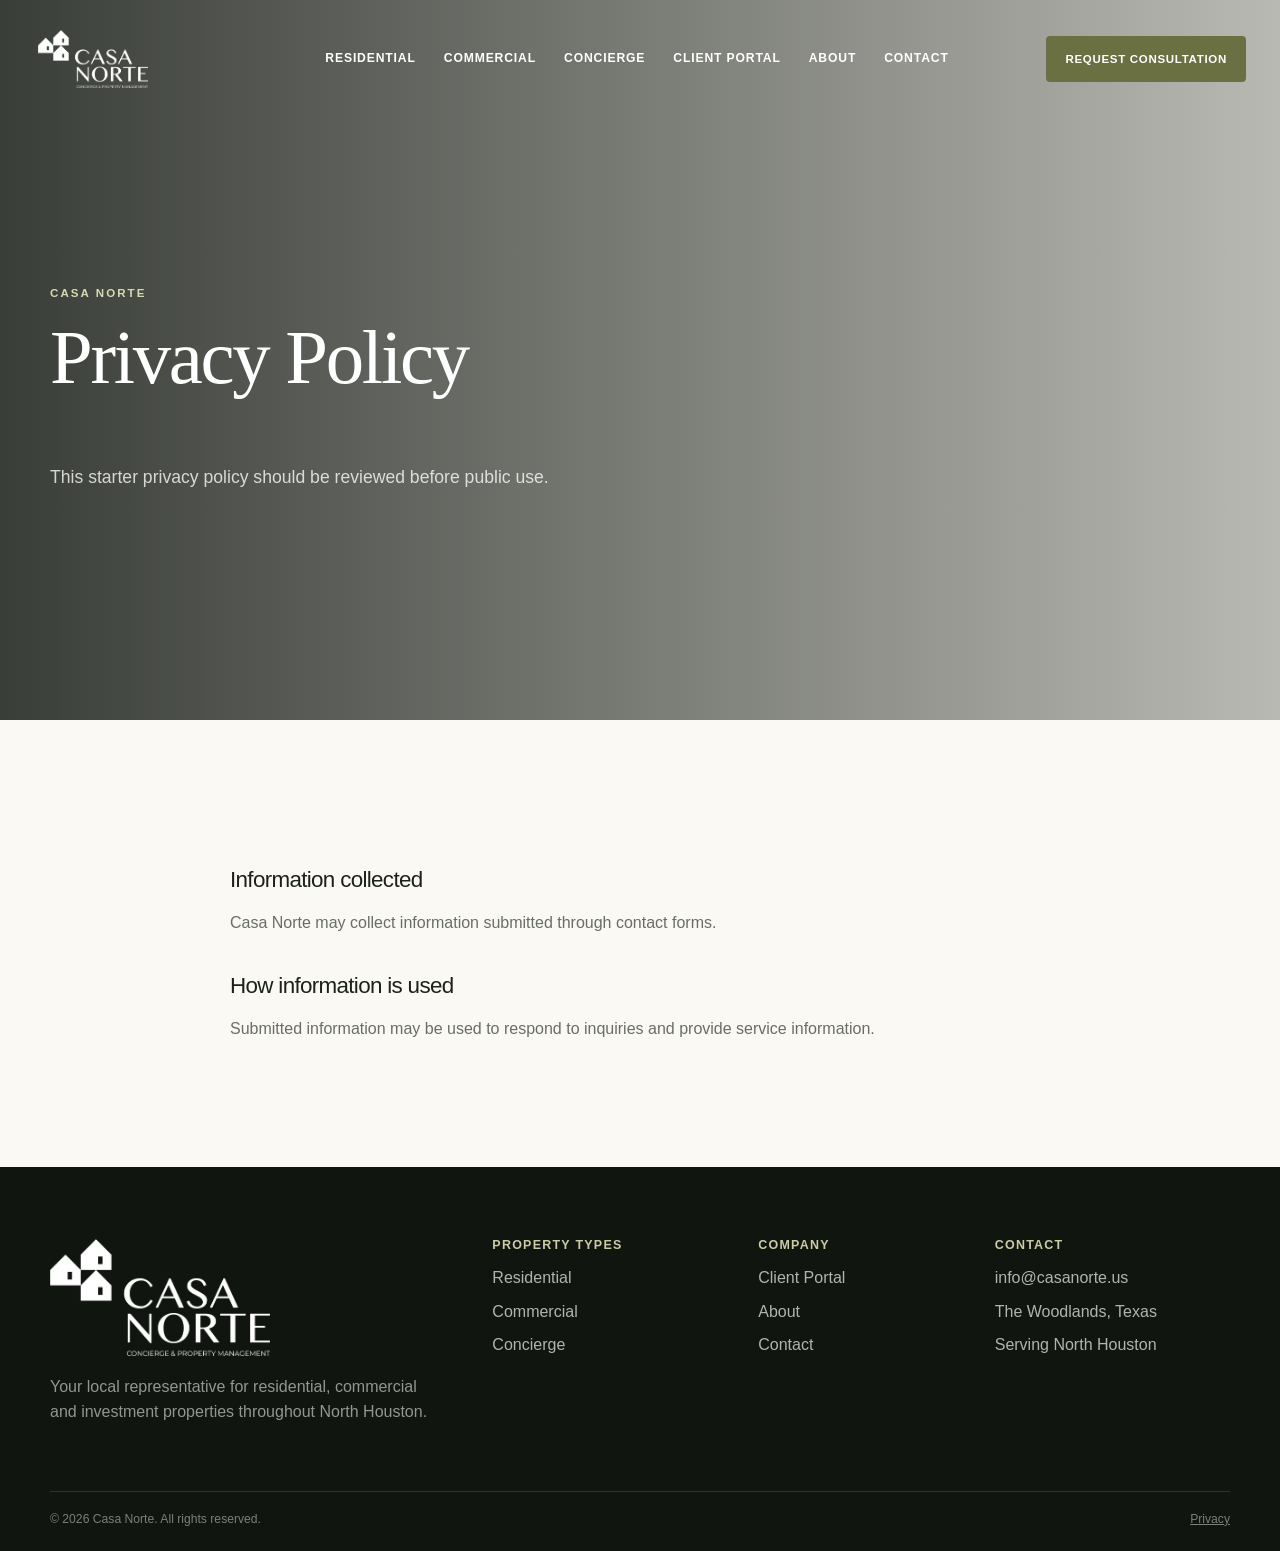
<file: privacy.html>
<!doctype html><html lang="en"><head><meta charset="utf-8"><meta name="viewport" content="width=device-width,initial-scale=1"><title>Privacy Policy | Casa Norte</title><meta name="description" content="Casa Norte website privacy policy."><link rel="stylesheet" href="assets/css/styles.css"><link rel="icon" href="assets/images/favicon.png"></head><body><header class="site-header"><div class="nav-shell"><a class="brand" href="index.html"><img src="assets/images/casa-norte-logo.png" alt="Casa Norte"></a><button class="menu-toggle" aria-expanded="false" aria-controls="primary-nav"><span></span><span></span><span></span><span class="sr-only">Open menu</span></button><nav id="primary-nav" class="primary-nav"><a href="residential.html">Residential</a><a href="commercial.html">Commercial</a><a href="concierge.html">Concierge</a><a href="client-portal.html">Client Portal</a><a href="about.html">About</a><a href="contact.html">Contact</a></nav><a class="nav-cta" href="contact.html">Request Consultation</a></div></header><main><section class="page-hero about-hero"><div class="page-hero-shade"></div><div class="container page-hero-copy reveal"><p class="eyebrow light">Casa Norte</p><h1>Privacy Policy</h1><p>This starter privacy policy should be reviewed before public use.</p></div></section><section class="section"><div class="container legal-content"><h2>Information collected</h2><p>Casa Norte may collect information submitted through contact forms.</p><h2>How information is used</h2><p>Submitted information may be used to respond to inquiries and provide service information.</p></div></section></main><footer class="site-footer"><div class="footer-main container"><div class="footer-brand"><img src="assets/images/casa-norte-logo.png" alt="Casa Norte"><p>Your local representative for residential, commercial and investment properties throughout North Houston.</p></div><div><h3>Property Types</h3><a href="residential.html">Residential</a><a href="commercial.html">Commercial</a><a href="concierge.html">Concierge</a></div><div><h3>Company</h3><a href="client-portal.html">Client Portal</a><a href="about.html">About</a><a href="contact.html">Contact</a></div><div><h3>Contact</h3><a href="mailto:info@casanorte.us">info@casanorte.us</a><span>The Woodlands, Texas</span><span>Serving North Houston</span></div></div><div class="footer-bottom container"><span>© <span id="year"></span> Casa Norte. All rights reserved.</span><a href="privacy.html">Privacy</a></div></footer><script src="assets/js/main.js"></script></body></html>
</file>
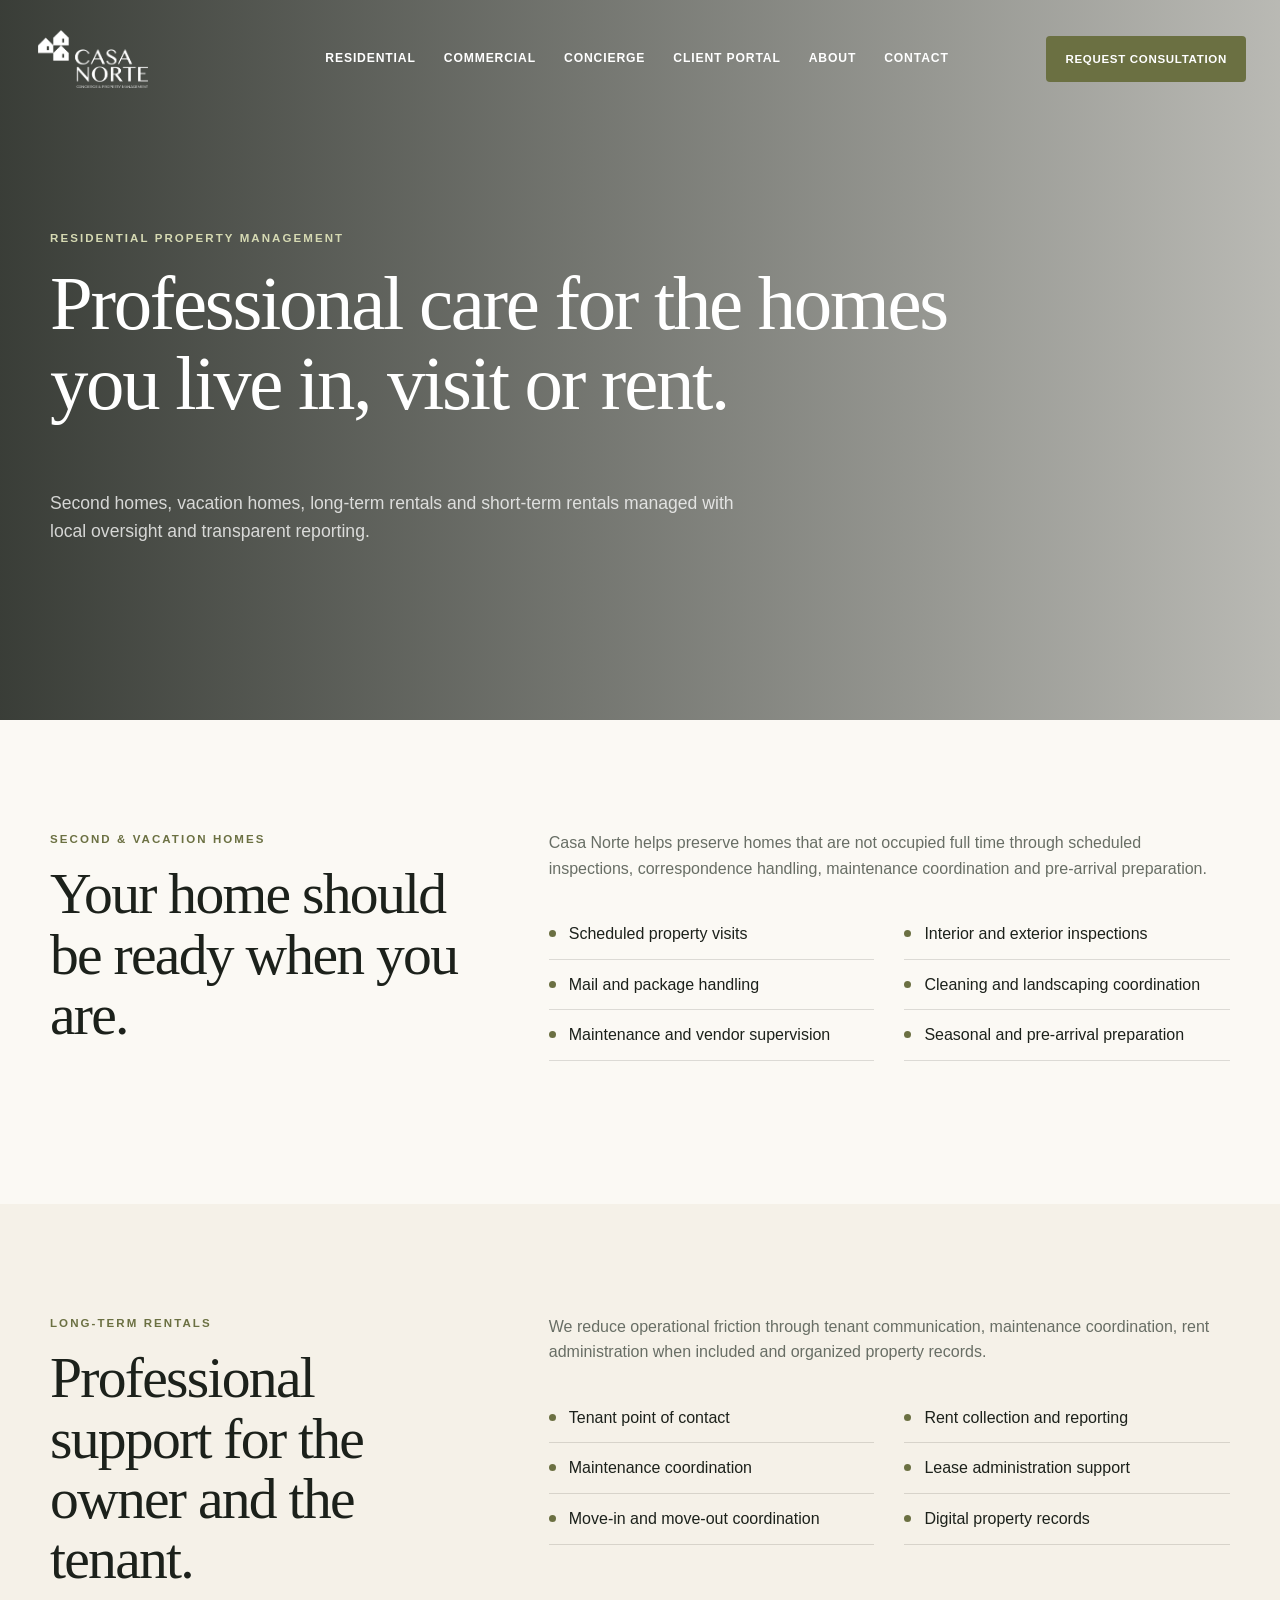
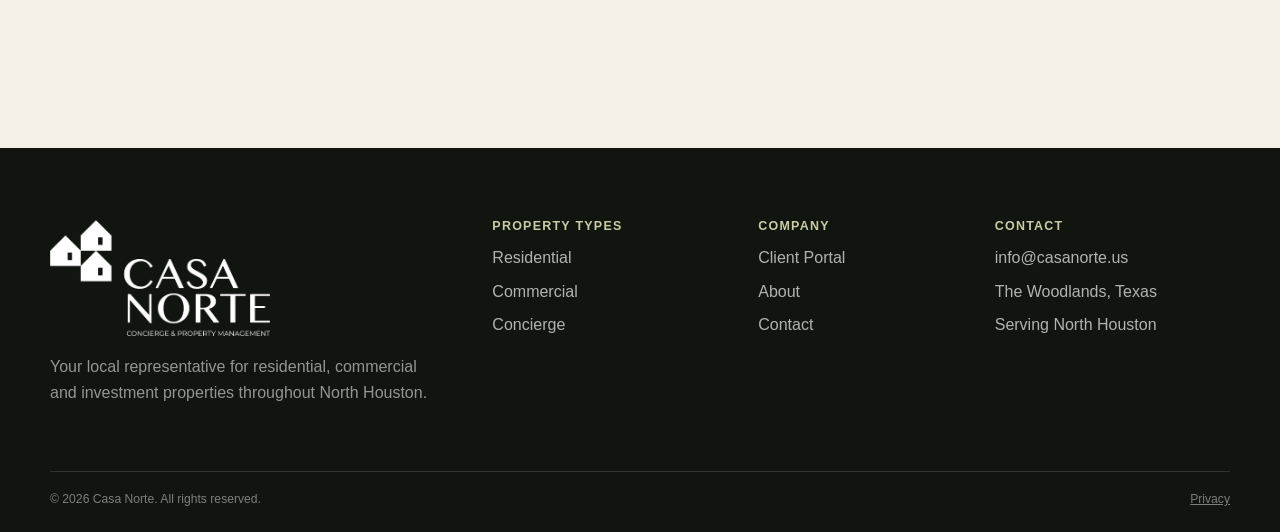
<file: residential.html>
<!doctype html><html lang="en"><head><meta charset="utf-8"><meta name="viewport" content="width=device-width,initial-scale=1"><title>Residential Property Management | Casa Norte</title><meta name="description" content="Property management for second homes, vacation homes and rental properties in North Houston."><link rel="stylesheet" href="assets/css/styles.css"><link rel="icon" href="assets/images/favicon.png"></head><body><header class="site-header"><div class="nav-shell"><a class="brand" href="index.html"><img src="assets/images/casa-norte-logo.png" alt="Casa Norte"></a><button class="menu-toggle" aria-expanded="false" aria-controls="primary-nav"><span></span><span></span><span></span><span class="sr-only">Open menu</span></button><nav id="primary-nav" class="primary-nav"><a href="residential.html">Residential</a><a href="commercial.html">Commercial</a><a href="concierge.html">Concierge</a><a href="client-portal.html">Client Portal</a><a href="about.html">About</a><a href="contact.html">Contact</a></nav><a class="nav-cta" href="contact.html">Request Consultation</a></div></header><main><section class="page-hero residential-hero"><div class="page-hero-shade"></div><div class="container page-hero-copy reveal"><p class="eyebrow light">Residential Property Management</p><h1>Professional care for the homes you live in, visit or rent.</h1><p>Second homes, vacation homes, long-term rentals and short-term rentals managed with local oversight and transparent reporting.</p></div></section><section class="section"><div class="container split-content"><div class="reveal"><p class="eyebrow">Second & Vacation Homes</p><h2>Your home should be ready when you are.</h2></div><div class="reveal"><p>Casa Norte helps preserve homes that are not occupied full time through scheduled inspections, correspondence handling, maintenance coordination and pre-arrival preparation.</p><ul class="feature-list"><li>Scheduled property visits</li><li>Interior and exterior inspections</li><li>Mail and package handling</li><li>Cleaning and landscaping coordination</li><li>Maintenance and vendor supervision</li><li>Seasonal and pre-arrival preparation</li></ul></div></div></section><section class="section section-soft"><div class="container split-content"><div class="reveal"><p class="eyebrow">Long-Term Rentals</p><h2>Professional support for the owner and the tenant.</h2></div><div class="reveal"><p>We reduce operational friction through tenant communication, maintenance coordination, rent administration when included and organized property records.</p><ul class="feature-list"><li>Tenant point of contact</li><li>Rent collection and reporting</li><li>Maintenance coordination</li><li>Lease administration support</li><li>Move-in and move-out coordination</li><li>Digital property records</li></ul></div></div></section></main><footer class="site-footer"><div class="footer-main container"><div class="footer-brand"><img src="assets/images/casa-norte-logo.png" alt="Casa Norte"><p>Your local representative for residential, commercial and investment properties throughout North Houston.</p></div><div><h3>Property Types</h3><a href="residential.html">Residential</a><a href="commercial.html">Commercial</a><a href="concierge.html">Concierge</a></div><div><h3>Company</h3><a href="client-portal.html">Client Portal</a><a href="about.html">About</a><a href="contact.html">Contact</a></div><div><h3>Contact</h3><a href="mailto:info@casanorte.us">info@casanorte.us</a><span>The Woodlands, Texas</span><span>Serving North Houston</span></div></div><div class="footer-bottom container"><span>© <span id="year"></span> Casa Norte. All rights reserved.</span><a href="privacy.html">Privacy</a></div></footer><script src="assets/js/main.js"></script></body></html>
</file>
<file: assets/css/styles.css>
:root{--ivory:#f5f1e8;--paper:#fbf9f4;--olive:#6b7042;--deep:#293126;--ink:#1c211b;--muted:#686e65;--line:rgba(28,33,27,.14);--shadow:0 28px 80px rgba(24,31,22,.16);--container:min(1180px,calc(100% - 40px))}
*{box-sizing:border-box}html{scroll-behavior:smooth}body{margin:0;background:var(--paper);color:var(--ink);font-family:Inter,ui-sans-serif,-apple-system,BlinkMacSystemFont,"Segoe UI",sans-serif;line-height:1.6;text-rendering:optimizeLegibility}img{max-width:100%;display:block}a{color:inherit}button,input,select,textarea{font:inherit}.container{width:var(--container);margin:auto}.section{padding:110px 0}.section-soft{background:var(--ivory)}.section-dark{background:var(--deep);color:#fff}.eyebrow{margin:0 0 16px;color:var(--olive);font-size:.72rem;font-weight:800;letter-spacing:.18em;text-transform:uppercase}.eyebrow.light{color:#d6dab3}h1,h2,h3,p{margin-top:0}h1,h2,h3{line-height:1.05;letter-spacing:-.03em}h1,h2{font-family:Georgia,"Times New Roman",serif;font-weight:500}h1{font-size:clamp(3.2rem,6vw,6.5rem)}h2{font-size:clamp(2.3rem,4.5vw,4.6rem)}h3{font-size:1.35rem}p{color:var(--muted)}.sr-only{position:absolute;width:1px;height:1px;overflow:hidden;clip:rect(0,0,0,0)}.skip-link{position:fixed;left:16px;top:-100px;background:#fff;padding:12px 18px;z-index:1000}.skip-link:focus{top:16px}
.site-header{position:fixed;inset:0 0 auto;z-index:100;padding:18px 0;transition:.3s}.nav-shell{width:min(1440px,calc(100% - 36px));margin:auto;display:grid;grid-template-columns:220px 1fr 230px;align-items:center;padding:12px 16px 12px 20px;border-radius:18px;transition:.3s}.site-header.scrolled .nav-shell{background:rgba(247,244,236,.92);backdrop-filter:blur(18px);box-shadow:0 10px 35px rgba(20,25,19,.12)}.brand img{width:180px;height:58px;object-fit:contain;object-position:left center;filter:brightness(0) invert(1)}.site-header.scrolled .brand img{filter:none}.primary-nav{display:flex;justify-content:center;gap:28px}.primary-nav a{color:#fff;text-decoration:none;font-size:.76rem;font-weight:750;letter-spacing:.07em;text-transform:uppercase}.site-header.scrolled .primary-nav a{color:var(--ink)}.nav-cta{justify-self:end;text-decoration:none;padding:14px 19px;border-radius:4px;background:var(--olive);color:#fff;font-size:.72rem;font-weight:800;letter-spacing:.06em;text-transform:uppercase}.menu-toggle{display:none;border:0;background:none}.menu-toggle span:not(.sr-only){display:block;width:24px;height:2px;background:var(--ink);margin:5px}
.hero-home{min-height:930px;position:relative;display:flex;align-items:center;color:#fff;overflow:hidden}.hero-image{position:absolute;inset:0;background:url('https://images.unsplash.com/photo-1600607687939-ce8a6c25118c?auto=format&fit=crop&w=2400&q=92') center/cover no-repeat;transform:scale(1.02)}.hero-overlay{position:absolute;inset:0;background:linear-gradient(90deg,rgba(13,18,13,.82),rgba(13,18,13,.45) 55%,rgba(13,18,13,.2))}.hero-content{position:relative;z-index:2;padding-top:90px}.hero-content h1{max-width:900px;margin-bottom:22px}.hero-copy{max-width:590px;color:rgba(255,255,255,.82);font-size:1.15rem}.button-row{display:flex;gap:14px;flex-wrap:wrap;margin-top:34px}.button{display:inline-flex;align-items:center;justify-content:center;min-height:52px;padding:0 22px;text-decoration:none;border:1px solid transparent;border-radius:4px;font-size:.74rem;font-weight:800;letter-spacing:.05em;text-transform:uppercase;cursor:pointer}.button-primary{background:var(--olive);color:#fff}.button-ghost{border-color:rgba(255,255,255,.6);color:#fff}.button-dark{background:var(--deep);color:#fff}.button-light{background:#fff;color:var(--deep)}.trust-strip{position:absolute;z-index:3;bottom:0;left:0;right:0;display:flex;justify-content:center;align-items:center;gap:26px;padding:24px 20px;background:rgba(18,23,17,.65);backdrop-filter:blur(10px);font-size:.68rem;font-weight:800;letter-spacing:.12em;text-transform:uppercase}.trust-strip i{width:4px;height:4px;border-radius:50%;background:#d7dbb5}
.promise-grid{display:grid;grid-template-columns:1fr .9fr;gap:90px;align-items:center}.promise-grid h2{font-size:clamp(2.1rem,3.9vw,4rem)}.editorial-copy{font-size:1.05rem;max-width:600px}.promise-image{height:540px;background:url('https://images.unsplash.com/photo-1600566753086-00f18fb6b3ea?auto=format&fit=crop&w=1400&q=88') center/cover}.text-link{text-decoration:none;color:var(--olive);font-size:.75rem;font-weight:800;letter-spacing:.08em;text-transform:uppercase}
.property-showcase{display:grid;grid-template-columns:repeat(3,1fr)}.property-panel{min-height:520px;position:relative;display:flex;align-items:flex-end;overflow:hidden;text-decoration:none;background-size:cover;background-position:center;transition:transform .45s}.property-panel:hover{transform:translateY(-4px)}.residential-panel{background-image:url('https://images.unsplash.com/photo-1600585154526-990dced4db0d?auto=format&fit=crop&w=1200&q=90')}.commercial-panel{background-image:url('https://images.unsplash.com/photo-1497366754035-f200968a6e72?auto=format&fit=crop&w=1200&q=90')}.concierge-panel{background-image:url('https://images.unsplash.com/photo-1540555700478-4be289fbecef?auto=format&fit=crop&w=1200&q=90')}.panel-shade{position:absolute;inset:0;background:linear-gradient(180deg,rgba(12,16,12,.08),rgba(12,16,12,.8))}.panel-copy{position:relative;z-index:2;color:#fff;padding:40px}.panel-copy h2{font-size:2.4rem;max-width:390px}.panel-copy span{font-size:.72rem;font-weight:800;letter-spacing:.08em;text-transform:uppercase}
.section-heading{max-width:920px;margin-bottom:58px}.section-heading.center{text-align:center;margin-inline:auto}.approach-grid{display:grid;grid-template-columns:repeat(4,1fr);gap:22px}.approach-image{height:250px;background-size:cover;background-position:center;margin-bottom:22px}.image-ownership{background-image:url('https://images.unsplash.com/photo-1560518883-ce09059eeffa?auto=format&fit=crop&w=900&q=86')}.image-local{background-image:url('https://images.unsplash.com/photo-1531835551805-16d864c8d311?auto=format&fit=crop&w=900&q=86')}.image-network{background-image:url('https://images.unsplash.com/photo-1521737604893-d14cc237f11d?auto=format&fit=crop&w=900&q=86')}.image-reporting{background-image:url('../images/inspection-report-preview.jpg');background-position:top center;background-size:cover}.approach-grid h3{font-family:Georgia,"Times New Roman",serif;font-size:1.5rem;font-weight:500}.approach-grid p{font-size:.92rem}
.portal-section{padding:110px 0;background:var(--ivory);overflow:hidden}.portal-grid{display:grid;grid-template-columns:.65fr 1.35fr;gap:70px;align-items:center}.portal-stage{position:relative;min-height:590px}.laptop{position:absolute;left:0;right:70px;top:20px;background:#f7f8f3;border-radius:14px;box-shadow:var(--shadow);overflow:hidden}.laptop-bar{height:26px;background:#e9ece4;padding:9px 13px}.laptop-bar i{display:inline-block;width:7px;height:7px;border-radius:50%;background:#c8cdc2;margin-right:5px}.laptop-screen{display:grid;grid-template-columns:150px 1fr;min-height:470px}.laptop-screen aside{background:#e3e6da;padding:25px 18px;display:flex;flex-direction:column;gap:16px;font-size:.7rem}.laptop-screen aside strong{font-size:.9rem;margin-bottom:16px}.dashboard{padding:34px}.dashboard small{font-size:.65rem;color:var(--olive)}.dashboard h3{font-size:1.65rem}.dash-cards{display:grid;grid-template-columns:repeat(3,1fr);gap:12px}.dash-cards div{background:#fff;border:1px solid #e3e6de;border-radius:9px;padding:16px}.dash-cards b{display:block;font-size:1.35rem}.dash-cards span{font-size:.68rem;color:var(--muted)}.dash-lower{display:grid;grid-template-columns:1fr .8fr;gap:14px;margin-top:16px}.activity-card,.property-card-mini{background:#fff;border:1px solid #e3e6de;border-radius:9px;padding:17px}.activity-card span{display:block;font-size:.75rem;color:var(--muted);padding:7px 0;border-bottom:1px solid #eee}.property-photo-mini{height:115px;background:url('https://images.unsplash.com/photo-1600047509807-ba8f99d2cdde?auto=format&fit=crop&w=500&q=80') center/cover;border-radius:6px;margin-bottom:12px}.property-card-mini span{display:block;color:var(--olive);font-weight:800}.phone{position:absolute;right:0;bottom:8px;width:190px;height:390px;background:#111;border-radius:30px;padding:12px;box-shadow:var(--shadow)}.phone-screen{height:100%;background:#f7f8f3;border-radius:21px;padding:24px 16px}.phone-screen small{font-size:.65rem;color:var(--olive)}.phone-screen h4{margin:3px 0 15px}.phone-screen b{display:block;font-size:1.8rem}.phone-screen span{font-size:.7rem;color:var(--muted)}.mini-chart{height:110px;border-radius:50%;margin:24px auto;width:110px;background:conic-gradient(var(--olive) 0 38%,#c8ccb5 38% 67%,#eceee7 67% 100%);position:relative}.mini-chart:after{content:'';position:absolute;inset:24px;border-radius:50%;background:#f7f8f3}.phone-screen p{font-size:.75rem;text-align:center}
.process-section{padding:105px 0;background:var(--deep);color:#fff}.process-section p{color:rgba(255,255,255,.68)}.process-grid{list-style:none;padding:0;margin:0;display:grid;grid-template-columns:repeat(6,1fr);gap:18px}.process-grid li{position:relative}.process-grid li:after{content:'';position:absolute;top:22px;left:48px;right:-12px;height:1px;background:rgba(255,255,255,.22)}.process-grid li:last-child:after{display:none}.process-grid span{display:grid;place-items:center;width:42px;height:42px;border:1px solid rgba(255,255,255,.7);border-radius:50%;font-family:Georgia,"Times New Roman",serif}.process-grid h3{margin-top:24px;font-size:1rem}.process-grid p{font-size:.8rem}.local-grid{display:grid;grid-template-columns:1fr 1fr;gap:90px;align-items:center}.local-photo{height:610px;background:url('https://images.unsplash.com/photo-1560250097-0b93528c311a?auto=format&fit=crop&w=1200&q=88') center/cover}.final-cta{min-height:650px;position:relative;display:flex;align-items:center;color:#fff}.final-cta-bg{position:absolute;inset:0;background:url('https://images.unsplash.com/photo-1600566753190-17f0baa2a6c3?auto=format&fit=crop&w=2200&q=88') center/cover}.final-cta-shade{position:absolute;inset:0;background:linear-gradient(90deg,rgba(19,24,18,.78),rgba(19,24,18,.15))}.final-cta-copy{position:relative;z-index:2}.final-cta-copy p{color:rgba(255,255,255,.8)}
.page-hero{min-height:720px;display:flex;align-items:flex-end;position:relative;background-size:cover;background-position:center;color:#fff}.page-hero-shade{position:absolute;inset:0;background:linear-gradient(90deg,rgba(15,20,14,.82),rgba(15,20,14,.28))}.page-hero-copy{position:relative;z-index:2;padding-bottom:78px;padding-top:150px}.page-hero-copy h1{max-width:980px}.page-hero-copy p:last-child{max-width:700px;color:rgba(255,255,255,.78);font-size:1.1rem}.residential-hero{background-image:url('https://images.unsplash.com/photo-1600607687920-4e2a09cf159d?auto=format&fit=crop&w=2200&q=90')}.commercial-hero{background-image:url('https://images.unsplash.com/photo-1497366811353-6870744d04b2?auto=format&fit=crop&w=2200&q=90')}.concierge-hero{background-image:url('https://images.unsplash.com/photo-1540555700478-4be289fbecef?auto=format&fit=crop&w=2200&q=90')}.portal-hero{background-image:url('https://images.unsplash.com/photo-1551288049-bebda4e38f71?auto=format&fit=crop&w=2200&q=90')}.about-hero{background-image:url('https://images.unsplash.com/photo-1560518883-ce09059eeffa?auto=format&fit=crop&w=2200&q=90')}.contact-hero{background-image:url('https://images.unsplash.com/photo-1600047509807-ba8f99d2cdde?auto=format&fit=crop&w=2200&q=90')}.split-content{display:grid;grid-template-columns:.75fr 1.25fr;gap:90px}.feature-list{list-style:none;padding:0;margin:28px 0 0;display:grid;grid-template-columns:1fr 1fr;gap:0 30px}.feature-list li{padding:12px 0 12px 20px;border-bottom:1px solid var(--line);position:relative}.feature-list li:before{content:'';position:absolute;left:0;top:21px;width:7px;height:7px;border-radius:50%;background:var(--olive)}.service-card-grid{display:grid;grid-template-columns:repeat(4,1fr);gap:18px}.service-card-grid.two{grid-template-columns:repeat(2,1fr)}.service-card-grid article{padding:30px;border:1px solid var(--line);background:var(--paper)}.portal-page-grid{display:grid;grid-template-columns:.7fr 1.3fr;gap:75px}.contact-grid{display:grid;grid-template-columns:.75fr 1.25fr;gap:80px}.contact-details{display:flex;flex-direction:column;gap:8px;margin-top:28px}.contact-details a{text-decoration:none}.contact-form{display:grid;grid-template-columns:1fr 1fr;gap:18px;padding:34px;background:var(--ivory)}.contact-form label{font-size:.78rem;font-weight:800}.contact-form input,.contact-form select,.contact-form textarea{width:100%;margin-top:7px;padding:13px;border:1px solid #d4d7cd;background:#fff}.contact-form .full{grid-column:1/-1}.legal-page{padding:160px 0 100px}.legal-content{max-width:820px}.legal-content h1{color:var(--olive)}.legal-content h2{font-family:Inter,sans-serif;font-size:1.4rem;margin-top:38px}
.site-footer{background:#11150f;color:#fff;padding:72px 0 22px}.footer-main{display:grid;grid-template-columns:1.3fr .7fr .6fr .8fr;gap:60px}.footer-brand img{width:220px;margin-bottom:18px;filter:brightness(0) invert(1)}.footer-brand p{color:rgba(255,255,255,.55);max-width:440px}.footer-main h3{font-size:.78rem;text-transform:uppercase;letter-spacing:.1em;color:#c9cca5}.footer-main a,.footer-main span{display:block;text-decoration:none;color:rgba(255,255,255,.68);margin:8px 0}.footer-bottom{margin-top:50px;padding-top:18px;border-top:1px solid rgba(255,255,255,.13);display:flex;justify-content:space-between;color:rgba(255,255,255,.45);font-size:.76rem}.reveal{opacity:0;transform:translateY(24px);transition:opacity .75s ease,transform .75s ease}.reveal.visible{opacity:1;transform:none}
@media(max-width:1040px){.nav-shell{grid-template-columns:1fr auto;padding:10px 14px}.primary-nav,.nav-cta{display:none}.menu-toggle{display:block}.primary-nav.open{display:flex;position:absolute;top:86px;left:18px;right:18px;background:var(--paper);padding:24px;flex-direction:column;border-radius:14px;box-shadow:var(--shadow)}.primary-nav.open a{color:var(--ink)}.promise-grid,.portal-grid,.local-grid,.split-content,.portal-page-grid,.contact-grid{grid-template-columns:1fr;gap:44px}.property-showcase{grid-template-columns:1fr}.approach-grid{grid-template-columns:1fr 1fr}.process-grid{grid-template-columns:1fr 1fr 1fr}.portal-stage{min-height:650px}.service-card-grid{grid-template-columns:1fr 1fr}.footer-main{grid-template-columns:1fr 1fr}}
@media(max-width:680px){:root{--container:min(100% - 28px,1180px)}.section{padding:78px 0}h1{font-size:3.2rem}h2{font-size:2.45rem}.brand img{width:155px}.hero-home{min-height:980px;align-items:flex-start}.hero-content{padding-top:205px}.button-row{flex-direction:column;align-items:stretch}.trust-strip{justify-content:flex-start;overflow:auto;white-space:nowrap}.promise-image{height:400px}.approach-grid,.process-grid,.service-card-grid,.service-card-grid.two,.feature-list,.contact-form{grid-template-columns:1fr}.portal-stage{min-height:580px}.laptop{right:0}.laptop-screen{grid-template-columns:1fr}.laptop-screen aside{display:none}.dash-cards{grid-template-columns:1fr}.dash-lower{grid-template-columns:1fr}.phone{display:none}.local-photo{height:430px}.contact-form .full{grid-column:auto}.footer-main{grid-template-columns:1fr}.footer-bottom{flex-direction:column;gap:8px}}

/* Buildium-connected resident portal */
.resident-portal-hero{min-height:100vh;padding:150px 0 90px;background:linear-gradient(135deg,#f7f5ef,#ecefe9)}
.resident-portal-grid{display:grid;grid-template-columns:.72fr 1.28fr;gap:66px;align-items:center}
.resident-portal-copy h1{color:var(--olive);max-width:650px}
.resident-portal-copy>p:not(.eyebrow){font-size:1.05rem;max-width:580px}
.portal-action-row{display:flex;align-items:center;gap:18px;flex-wrap:wrap;margin:30px 0}
.portal-action-row span{font-size:.72rem;color:var(--muted);letter-spacing:.06em;text-transform:uppercase}
.portal-benefits{list-style:none;padding:0;margin:34px 0 0;display:grid;grid-template-columns:1fr 1fr;gap:10px 24px}
.portal-benefits li{position:relative;padding-left:20px;color:var(--muted)}
.portal-benefits li:before{content:'✓';position:absolute;left:0;color:#73b985;font-weight:900}
.buildium-preview{background:#fff;border-radius:16px;box-shadow:0 28px 85px rgba(33,40,31,.18);overflow:hidden;border:1px solid #dde1da}
.bp-shell{display:grid;grid-template-columns:190px 1fr;min-height:600px;background:#f5f6f4}
.bp-sidebar{background:#fff;border-right:1px solid #e3e6df;padding:24px 18px;display:flex;flex-direction:column;gap:8px}
.bp-sidebar img{width:135px;margin:0 auto 26px}
.bp-sidebar a{display:flex;gap:12px;align-items:center;text-decoration:none;padding:11px 12px;border-radius:7px;font-size:.78rem;font-weight:750;color:#20231f}
.bp-sidebar a.active{color:#68b67a;background:#eef7f0;border-left:4px solid #68b67a;border-radius:0 7px 7px 0}
.bp-sidebar small{margin-top:auto;color:#9a9f98;font-size:.62rem;text-transform:uppercase;letter-spacing:.08em}
.bp-main{padding:28px 30px}
.bp-top{display:flex;justify-content:space-between;align-items:center;margin-bottom:24px;color:#777d76}
.bp-top span{font-size:1.45rem}
.bp-balance{background:#fff;border-radius:8px;border-left:5px solid #70bb80;padding:28px 32px;display:flex;justify-content:space-between;gap:25px;align-items:center;box-shadow:0 4px 18px rgba(36,45,34,.06)}
.bp-balance small,.bp-balance span{display:block;color:#7d827c}
.bp-balance strong{display:block;font-size:2.2rem;color:#111;margin:2px 0}
.bp-balance button,.bp-card button{border:0;border-radius:999px;background:#73ba82;color:#fff;font-weight:800;padding:11px 30px;min-width:210px}
.bp-balance button.secondary{display:block;margin-top:10px;background:#fff;color:#777;border:1px solid #edf0ec}
.bp-cards{display:grid;grid-template-columns:1fr 1fr;gap:22px;margin-top:22px}
.bp-card{background:#fff;padding:25px;border-radius:8px;min-height:270px;box-shadow:0 4px 18px rgba(36,45,34,.06)}
.bp-card h3{font-size:1.05rem}
.request-icon{width:58px;height:58px;border:2px solid #70bb80;border-radius:50%;display:grid;place-items:center;color:#70bb80;font-size:1.4rem;margin:24px 0 16px}
.bp-card strong{display:block;font-size:1.3rem;color:#6f756e}
.bp-card p{font-size:.82rem}
.bp-card button{min-width:0;padding:10px 22px}
.doc-list{display:flex;flex-direction:column;gap:12px;margin-top:28px}
.doc-list span{padding:14px;border:1px solid #edf0ec;border-radius:6px;color:#6f756e;font-size:.82rem}
.portal-explainer{background:var(--paper)}
@media(max-width:1040px){.resident-portal-grid{grid-template-columns:1fr}.bp-shell{min-height:540px}}
@media(max-width:680px){.resident-portal-hero{padding-top:125px}.portal-benefits{grid-template-columns:1fr}.bp-shell{grid-template-columns:1fr;min-height:auto}.bp-sidebar{display:none}.bp-main{padding:16px}.bp-balance{flex-direction:column;align-items:stretch}.bp-balance button{width:100%;min-width:0}.bp-cards{grid-template-columns:1fr}.bp-card:nth-child(2){display:none}}

.image-reporting{border:1px solid rgba(28,33,27,.10);background-color:#fff}
</file>
